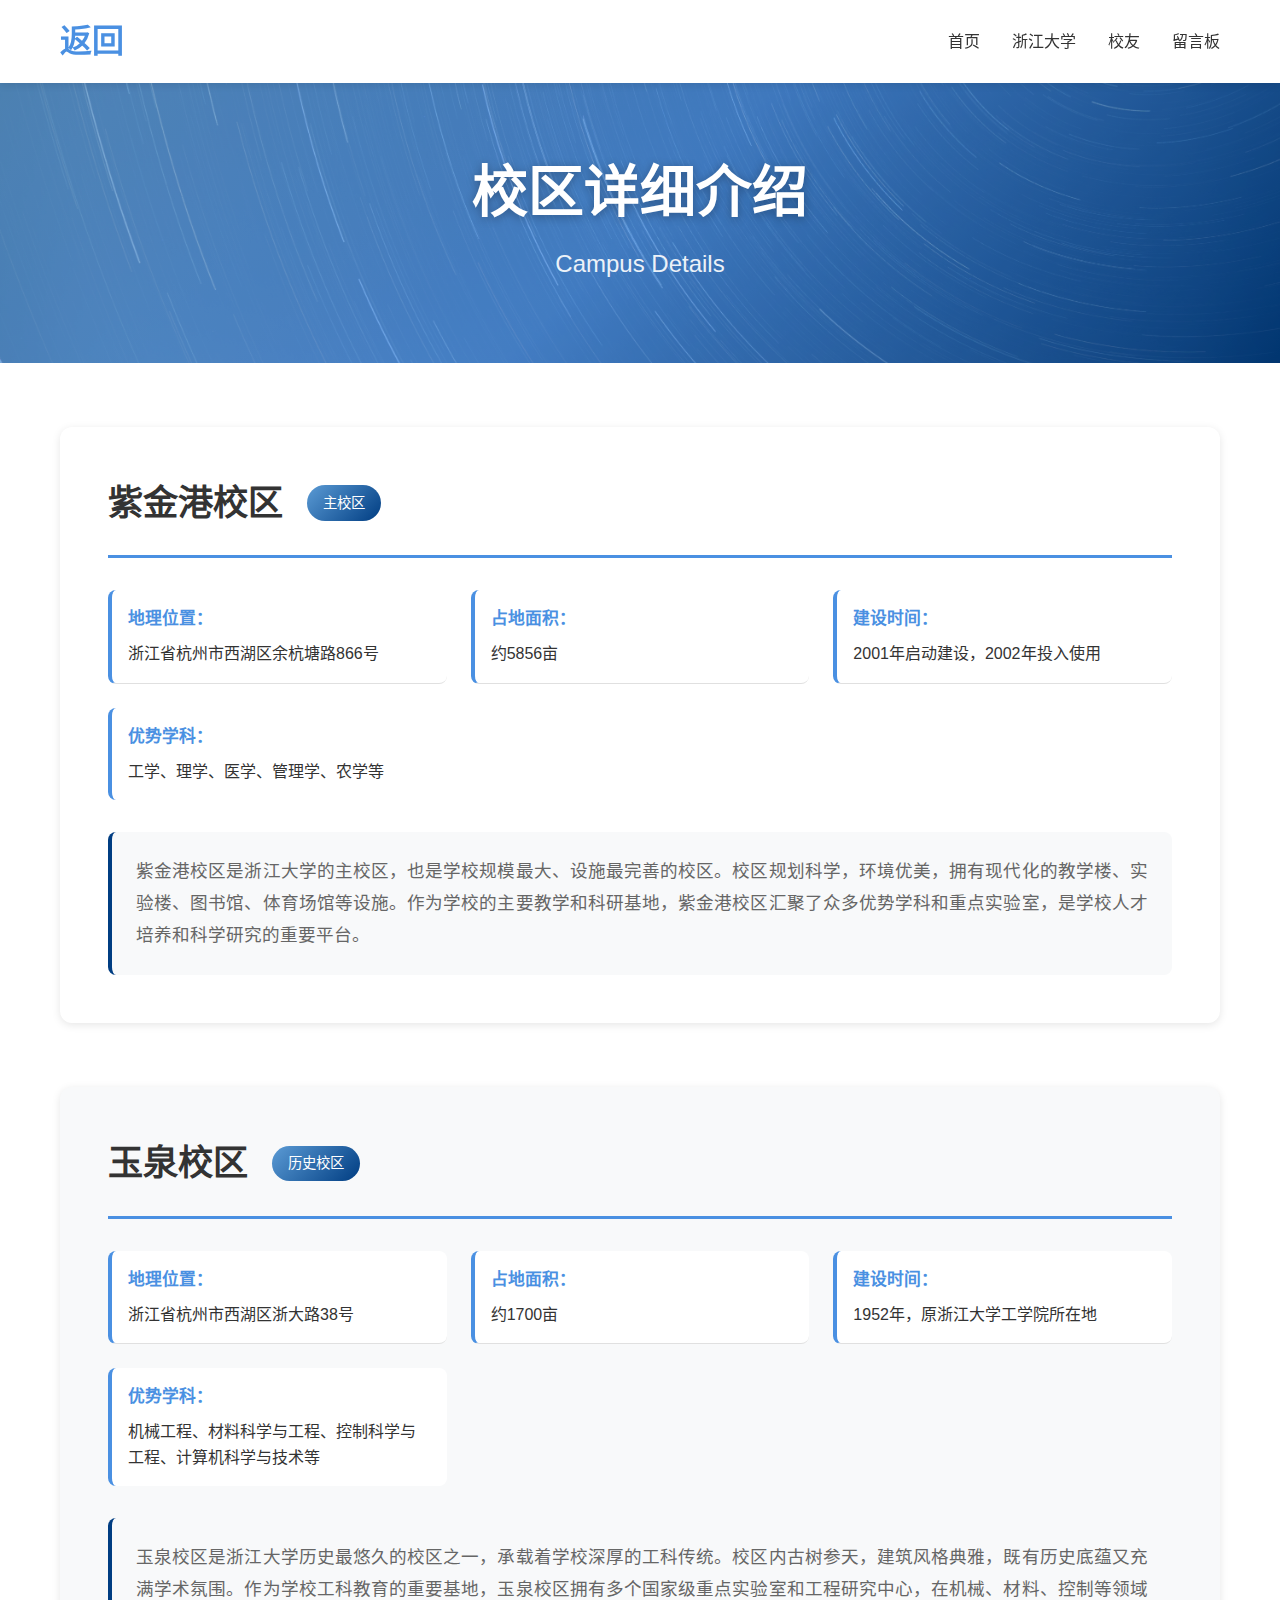
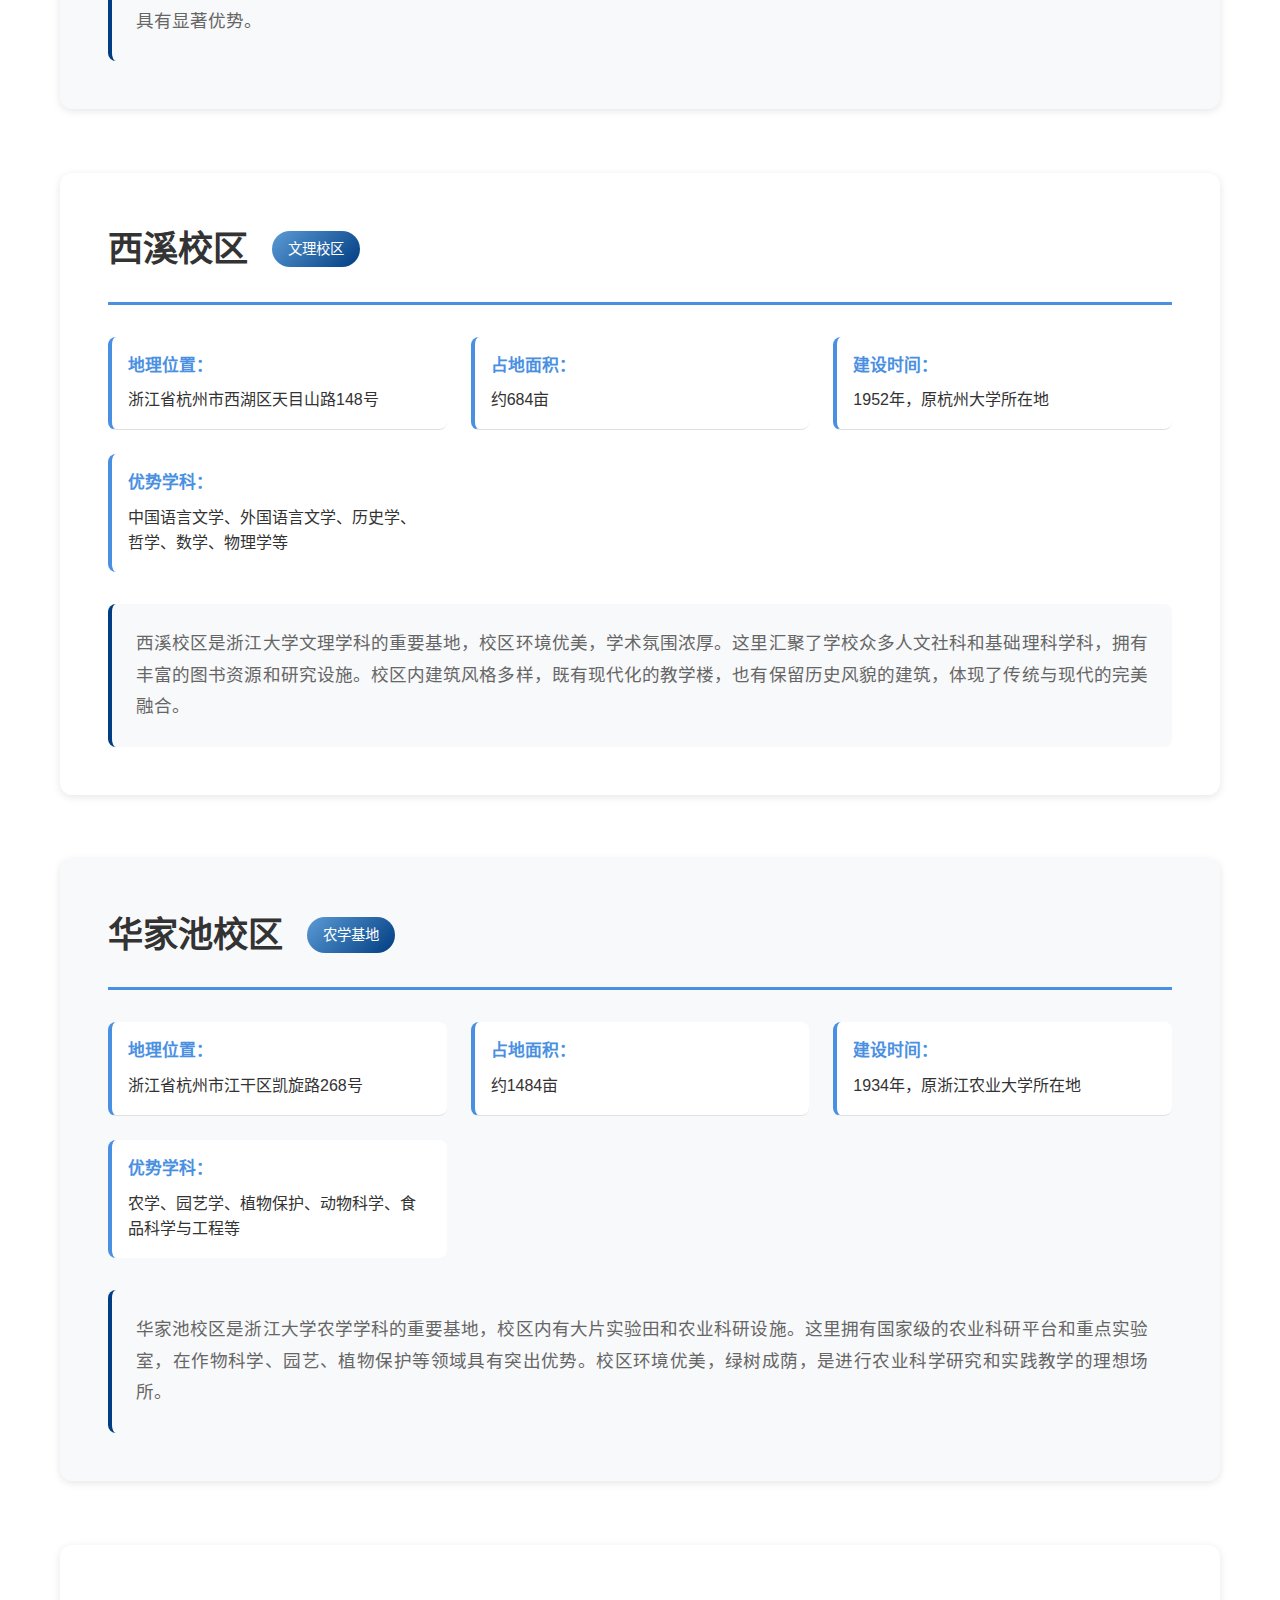
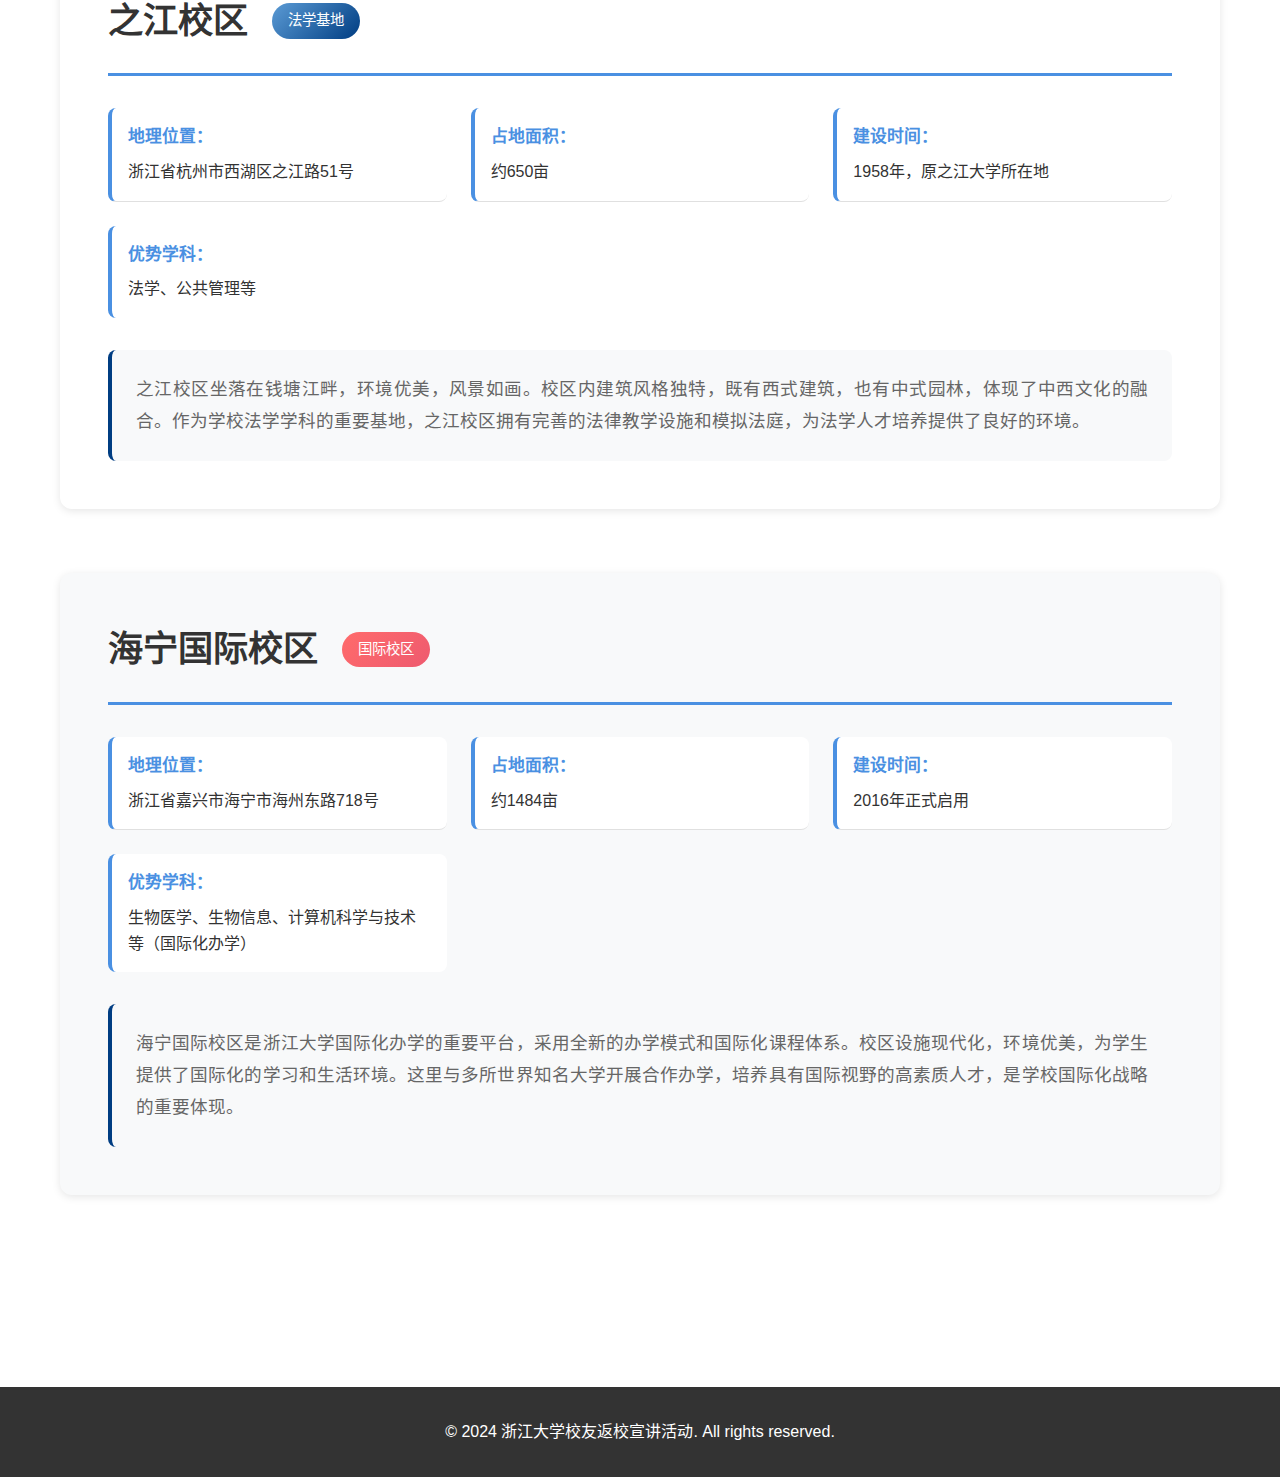
<file: campus-detail.html>
<!DOCTYPE html>
<html lang="zh-CN">
<head>
    <meta charset="UTF-8">
    <meta name="viewport" content="width=device-width, initial-scale=1.0">
    <title>校区详细介绍 - 浙江大学</title>
    <link rel="stylesheet" href="css/style.css">
    <link rel="stylesheet" href="css/detail.css">
</head>
<body>
    <!-- 导航栏 -->
    <nav class="navbar">
        <div class="container">
            <div class="nav-brand">
                <a href="zju.html" style="text-decoration: none; color: var(--primary-color);">
                    <h1>返回</h1>
                </a>
            </div>
            <ul class="nav-menu">
                <li><a href="index.html">首页</a></li>
                <li><a href="zju.html">浙江大学</a></li>
                <li><a href="alumni.html">校友</a></li>
                <li><a href="index.html#message">留言板</a></li>
            </ul>
        </div>
    </nav>

    <!-- 页面头部 -->
    <header class="detail-header">
        <div class="detail-header-bg"></div>
        <div class="container">
            <div class="detail-header-content">
                <div class="detail-title">
                    <h1>校区详细介绍</h1>
                    <p class="detail-subtitle">Campus Details</p>
                </div>
            </div>
        </div>
    </header>

    <!-- 主要内容 -->
    <main class="detail-main">
        <div class="container">
            <!-- 紫金港校区 -->
            <section class="campus-section">
                <div class="campus-header">
                    <h2>紫金港校区</h2>
                    <span class="campus-tag">主校区</span>
                </div>
                <div class="campus-info-grid">
                    <div class="info-item">
                        <strong>地理位置：</strong>浙江省杭州市西湖区余杭塘路866号
                    </div>
                    <div class="info-item">
                        <strong>占地面积：</strong>约5856亩
                    </div>
                    <div class="info-item">
                        <strong>建设时间：</strong>2001年启动建设，2002年投入使用
                    </div>
                    <div class="info-item">
                        <strong>优势学科：</strong>工学、理学、医学、管理学、农学等
                    </div>
                </div>
                <div class="campus-description">
                    <p>紫金港校区是浙江大学的主校区，也是学校规模最大、设施最完善的校区。校区规划科学，环境优美，拥有现代化的教学楼、实验楼、图书馆、体育场馆等设施。作为学校的主要教学和科研基地，紫金港校区汇聚了众多优势学科和重点实验室，是学校人才培养和科学研究的重要平台。</p>
                </div>
            </section>

            <!-- 玉泉校区 -->
            <section class="campus-section section-alt">
                <div class="campus-header">
                    <h2>玉泉校区</h2>
                    <span class="campus-tag">历史校区</span>
                </div>
                <div class="campus-info-grid">
                    <div class="info-item">
                        <strong>地理位置：</strong>浙江省杭州市西湖区浙大路38号
                    </div>
                    <div class="info-item">
                        <strong>占地面积：</strong>约1700亩
                    </div>
                    <div class="info-item">
                        <strong>建设时间：</strong>1952年，原浙江大学工学院所在地
                    </div>
                    <div class="info-item">
                        <strong>优势学科：</strong>机械工程、材料科学与工程、控制科学与工程、计算机科学与技术等
                    </div>
                </div>
                <div class="campus-description">
                    <p>玉泉校区是浙江大学历史最悠久的校区之一，承载着学校深厚的工科传统。校区内古树参天，建筑风格典雅，既有历史底蕴又充满学术氛围。作为学校工科教育的重要基地，玉泉校区拥有多个国家级重点实验室和工程研究中心，在机械、材料、控制等领域具有显著优势。</p>
                </div>
            </section>

            <!-- 西溪校区 -->
            <section class="campus-section">
                <div class="campus-header">
                    <h2>西溪校区</h2>
                    <span class="campus-tag">文理校区</span>
                </div>
                <div class="campus-info-grid">
                    <div class="info-item">
                        <strong>地理位置：</strong>浙江省杭州市西湖区天目山路148号
                    </div>
                    <div class="info-item">
                        <strong>占地面积：</strong>约684亩
                    </div>
                    <div class="info-item">
                        <strong>建设时间：</strong>1952年，原杭州大学所在地
                    </div>
                    <div class="info-item">
                        <strong>优势学科：</strong>中国语言文学、外国语言文学、历史学、哲学、数学、物理学等
                    </div>
                </div>
                <div class="campus-description">
                    <p>西溪校区是浙江大学文理学科的重要基地，校区环境优美，学术氛围浓厚。这里汇聚了学校众多人文社科和基础理科学科，拥有丰富的图书资源和研究设施。校区内建筑风格多样，既有现代化的教学楼，也有保留历史风貌的建筑，体现了传统与现代的完美融合。</p>
                </div>
            </section>

            <!-- 华家池校区 -->
            <section class="campus-section section-alt">
                <div class="campus-header">
                    <h2>华家池校区</h2>
                    <span class="campus-tag">农学基地</span>
                </div>
                <div class="campus-info-grid">
                    <div class="info-item">
                        <strong>地理位置：</strong>浙江省杭州市江干区凯旋路268号
                    </div>
                    <div class="info-item">
                        <strong>占地面积：</strong>约1484亩
                    </div>
                    <div class="info-item">
                        <strong>建设时间：</strong>1934年，原浙江农业大学所在地
                    </div>
                    <div class="info-item">
                        <strong>优势学科：</strong>农学、园艺学、植物保护、动物科学、食品科学与工程等
                    </div>
                </div>
                <div class="campus-description">
                    <p>华家池校区是浙江大学农学学科的重要基地，校区内有大片实验田和农业科研设施。这里拥有国家级的农业科研平台和重点实验室，在作物科学、园艺、植物保护等领域具有突出优势。校区环境优美，绿树成荫，是进行农业科学研究和实践教学的理想场所。</p>
                </div>
            </section>

            <!-- 之江校区 -->
            <section class="campus-section">
                <div class="campus-header">
                    <h2>之江校区</h2>
                    <span class="campus-tag">法学基地</span>
                </div>
                <div class="campus-info-grid">
                    <div class="info-item">
                        <strong>地理位置：</strong>浙江省杭州市西湖区之江路51号
                    </div>
                    <div class="info-item">
                        <strong>占地面积：</strong>约650亩
                    </div>
                    <div class="info-item">
                        <strong>建设时间：</strong>1958年，原之江大学所在地
                    </div>
                    <div class="info-item">
                        <strong>优势学科：</strong>法学、公共管理等
                    </div>
                </div>
                <div class="campus-description">
                    <p>之江校区坐落在钱塘江畔，环境优美，风景如画。校区内建筑风格独特，既有西式建筑，也有中式园林，体现了中西文化的融合。作为学校法学学科的重要基地，之江校区拥有完善的法律教学设施和模拟法庭，为法学人才培养提供了良好的环境。</p>
                </div>
            </section>

            <!-- 海宁国际校区 -->
            <section class="campus-section section-alt">
                <div class="campus-header">
                    <h2>海宁国际校区</h2>
                    <span class="campus-tag campus-tag-special">国际校区</span>
                </div>
                <div class="campus-info-grid">
                    <div class="info-item">
                        <strong>地理位置：</strong>浙江省嘉兴市海宁市海州东路718号
                    </div>
                    <div class="info-item">
                        <strong>占地面积：</strong>约1484亩
                    </div>
                    <div class="info-item">
                        <strong>建设时间：</strong>2016年正式启用
                    </div>
                    <div class="info-item">
                        <strong>优势学科：</strong>生物医学、生物信息、计算机科学与技术等（国际化办学）
                    </div>
                </div>
                <div class="campus-description">
                    <p>海宁国际校区是浙江大学国际化办学的重要平台，采用全新的办学模式和国际化课程体系。校区设施现代化，环境优美，为学生提供了国际化的学习和生活环境。这里与多所世界知名大学开展合作办学，培养具有国际视野的高素质人才，是学校国际化战略的重要体现。</p>
                </div>
            </section>
        </div>
    </main>

    <!-- 页脚 -->
    <footer class="footer">
        <div class="container">
            <p>&copy; 2024 浙江大学校友返校宣讲活动. All rights reserved.</p>
        </div>
    </footer>

    <script src="js/main.js"></script>
</body>
</html>
</file>
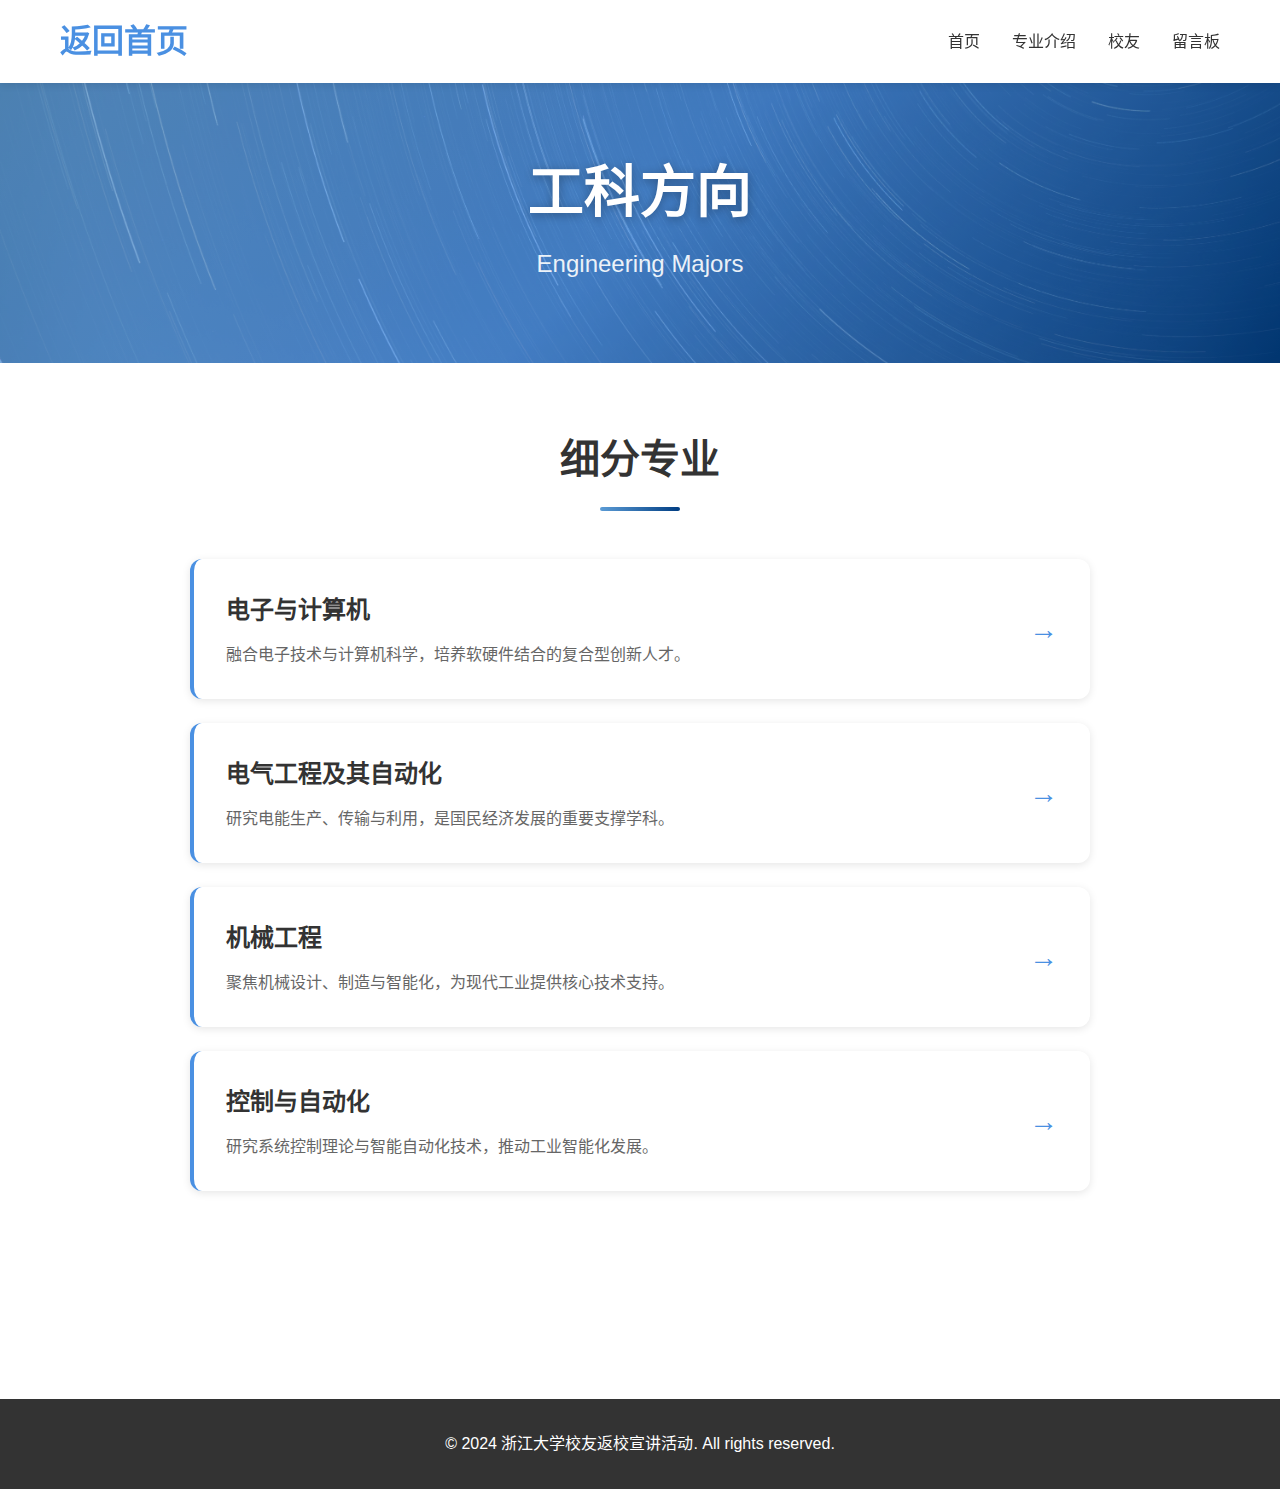
<file: engineering.html>
<!DOCTYPE html>
<html lang="zh-CN">
<head>
    <meta charset="UTF-8">
    <meta name="viewport" content="width=device-width, initial-scale=1.0">
    <title>工科方向 - 专业介绍</title>
    <link rel="stylesheet" href="css/style.css">
    <link rel="stylesheet" href="css/detail.css">
</head>
<body>
    <!-- 导航栏 -->
    <nav class="navbar">
        <div class="container">
            <div class="nav-brand">
                <a href="index.html" style="text-decoration: none; color: var(--primary-color);">
                    <h1>返回首页</h1>
                </a>
            </div>
            <ul class="nav-menu">
                <li><a href="index.html">首页</a></li>
                <li><a href="index.html#major-intro">专业介绍</a></li>
                <li><a href="alumni.html">校友</a></li>
                <li><a href="index.html#message">留言板</a></li>
            </ul>
        </div>
    </nav>

    <!-- 页面头部 -->
    <header class="detail-header">
        <div class="detail-header-bg"></div>
        <div class="container">
            <div class="detail-header-content">
                <div class="detail-title">
                    <h1>工科方向</h1>
                    <p class="detail-subtitle">Engineering Majors</p>
                </div>
            </div>
        </div>
    </header>

    <!-- 主要内容 -->
    <main class="detail-main">
        <div class="container">
            <section class="detail-section">
                <div class="section-title">
                    <h2>细分专业</h2>
                    <div class="title-divider"></div>
                </div>
                <div class="major-list">
                    <a href="https://mp.weixin.qq.com/s/QWL3vTsI29UUUCvmOoUxRw" target="_blank" class="major-item">
                        <div class="major-content">
                            <h3>电子与计算机</h3>
                            <p>融合电子技术与计算机科学，培养软硬件结合的复合型创新人才。</p>
                        </div>
                        <div class="major-arrow">→</div>
                    </a>
                    <a href="https://mp.weixin.qq.com/s/zcNwt4mBP7Vus0f03puhhw" target="_blank" class="major-item">
                        <div class="major-content">
                            <h3>电气工程及其自动化</h3>
                            <p>研究电能生产、传输与利用，是国民经济发展的重要支撑学科。</p>
                        </div>
                        <div class="major-arrow">→</div>
                    </a>
                    <a href="https://mp.weixin.qq.com/s/h18PfrrtDbEZk8g5Smn7zA" target="_blank" class="major-item">
                        <div class="major-content">
                            <h3>机械工程</h3>
                            <p>聚焦机械设计、制造与智能化，为现代工业提供核心技术支持。</p>
                        </div>
                        <div class="major-arrow">→</div>
                    </a>
                    <!-- 控制与自动化 -->
                    <a href="https://mp.weixin.qq.com/s/pxBsxg-dxY0gMDT9lY9oUA" target="_blank" class="major-item">
                        <div class="major-content">
                            <h3>控制与自动化</h3>
                            <p>研究系统控制理论与智能自动化技术，推动工业智能化发展。</p>
                        </div>
                        <div class="major-arrow">→</div>
                    </a>
                </div>
            </section>
        </div>
    </main>

    <!-- 页脚 -->
    <footer class="footer">
        <div class="container">
            <p>&copy; 2024 浙江大学校友返校宣讲活动. All rights reserved.</p>
        </div>
    </footer>

    <script src="js/main.js"></script>
</body>
</html>
</file>
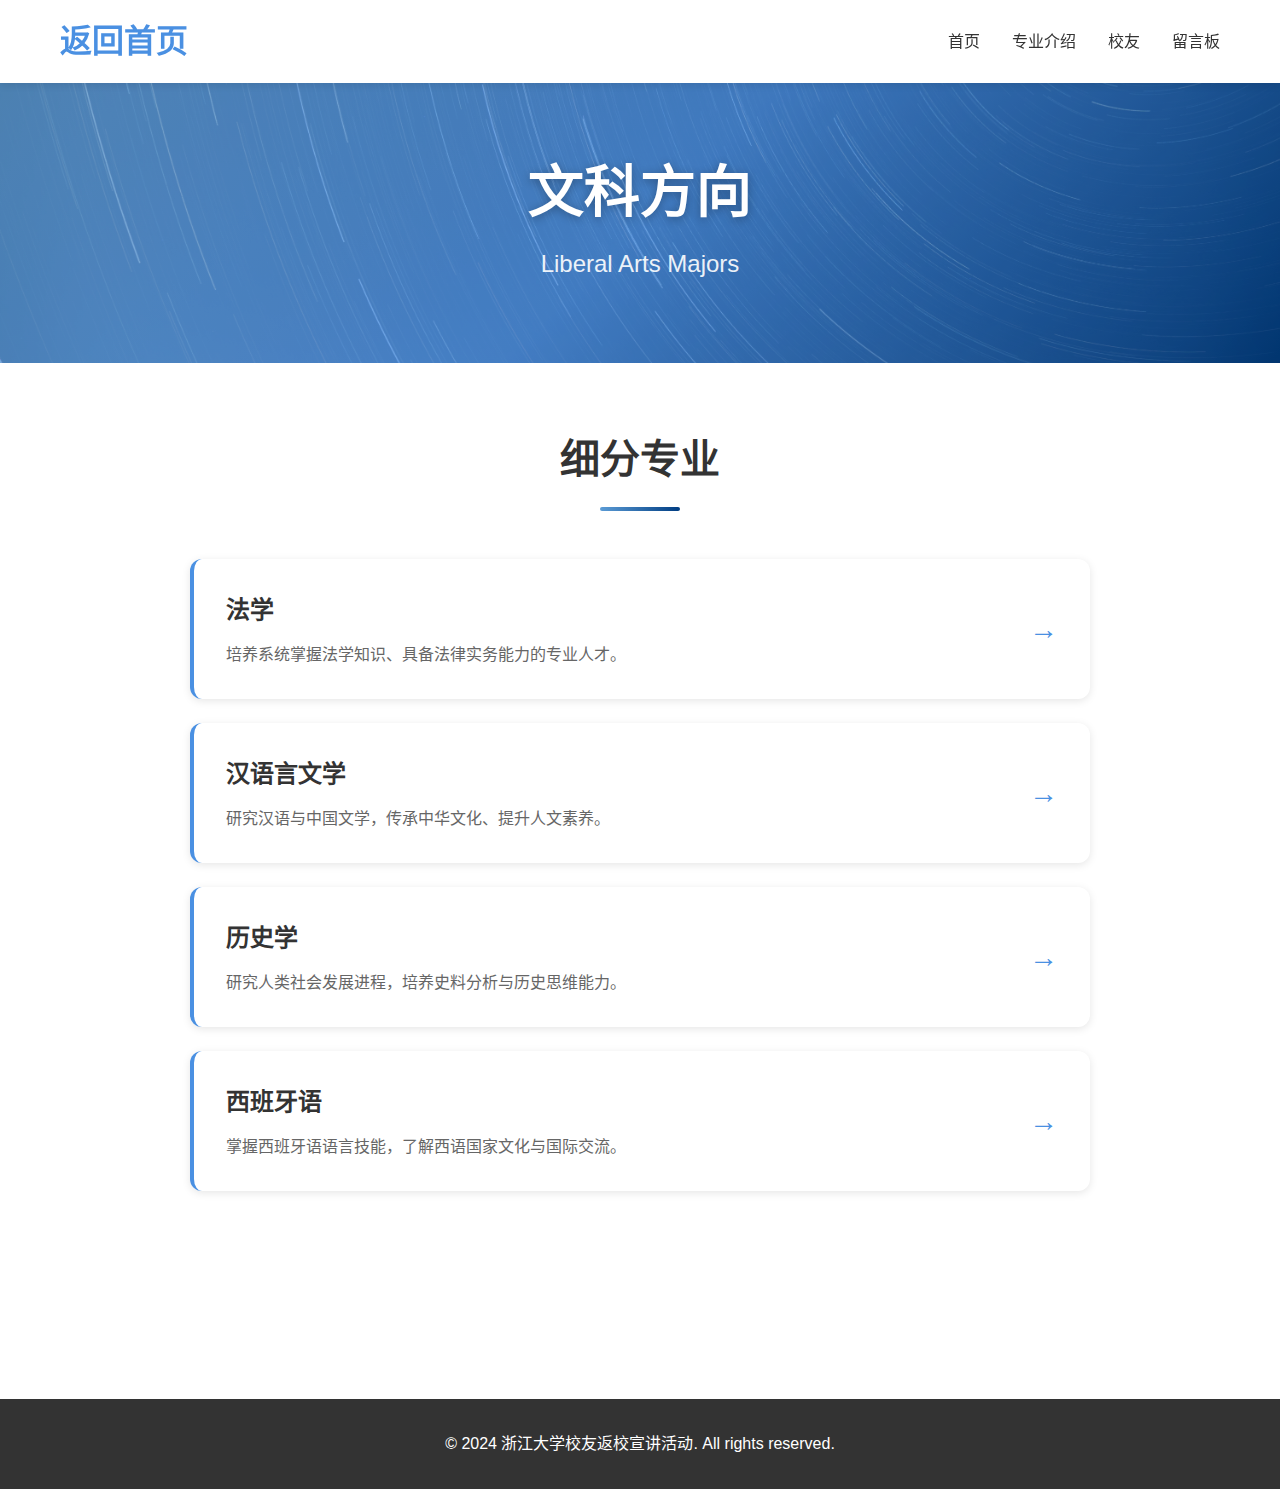
<file: liberal-arts.html>
<!DOCTYPE html>
<html lang="zh-CN">
<head>
    <meta charset="UTF-8">
    <meta name="viewport" content="width=device-width, initial-scale=1.0">
    <title>文科方向 - 专业介绍</title>
    <link rel="stylesheet" href="css/style.css">
    <link rel="stylesheet" href="css/detail.css">
</head>
<body>
    <!-- 导航栏 -->
    <nav class="navbar">
        <div class="container">
            <div class="nav-brand">
                <a href="index.html" style="text-decoration: none; color: var(--primary-color);">
                    <h1>返回首页</h1>
                </a>
            </div>
            <ul class="nav-menu">
                <li><a href="index.html">首页</a></li>
                <li><a href="index.html#major-intro">专业介绍</a></li>
                <li><a href="alumni.html">校友</a></li>
                <li><a href="index.html#message">留言板</a></li>
            </ul>
        </div>
    </nav>

    <!-- 页面头部 -->
    <header class="detail-header">
        <div class="detail-header-bg"></div>
        <div class="container">
            <div class="detail-header-content">
                <div class="detail-title">
                    <h1>文科方向</h1>
                    <p class="detail-subtitle">Liberal Arts Majors</p>
                </div>
            </div>
        </div>
    </header>

    <!-- 主要内容 -->
    <main class="detail-main">
        <div class="container">
            <section class="detail-section">
                <div class="section-title">
                    <h2>细分专业</h2>
                    <div class="title-divider"></div>
                </div>
                <div class="major-list">
                    <a href="https://mp.weixin.qq.com/s/mmfZfyBsLOIyQCeBvJ2PhQ" target="_blank" class="major-item">
                        <div class="major-content">
                            <h3>法学</h3>
                            <p>培养系统掌握法学知识、具备法律实务能力的专业人才。</p>
                        </div>
                        <div class="major-arrow">→</div>
                    </a>
                    <a href="https://mp.weixin.qq.com/s/ImbTW-Gc4DINMZGCfSNVZA" target="_blank" class="major-item">
                        <div class="major-content">
                            <h3>汉语言文学</h3>
                            <p>研究汉语与中国文学，传承中华文化、提升人文素养。</p>
                        </div>
                        <div class="major-arrow">→</div>
                    </a>
                    <!-- 历史学 -->
                    <a href="https://mp.weixin.qq.com/s/Dg3NFZxWoj_KDqMcfrAvKw" target="_blank" class="major-item">
                        <div class="major-content">
                            <h3>历史学</h3>
                            <p>研究人类社会发展进程，培养史料分析与历史思维能力。</p>
                        </div>
                        <div class="major-arrow">→</div>
                    </a>
                    <!-- 西班牙语 -->
                    <a href="https://mp.weixin.qq.com/s/aB6azI78FE_otrhnNBwh0A" target="_blank" class="major-item">
                        <div class="major-content">
                            <h3>西班牙语</h3>
                            <p>掌握西班牙语语言技能，了解西语国家文化与国际交流。</p>
                        </div>
                        <div class="major-arrow">→</div>
                    </a>
                </div>
            </section>
        </div>
    </main>

    <!-- 页脚 -->
    <footer class="footer">
        <div class="container">
            <p>&copy; 2024 浙江大学校友返校宣讲活动. All rights reserved.</p>
        </div>
    </footer>

    <script src="js/main.js"></script>
</body>
</html>
</file>
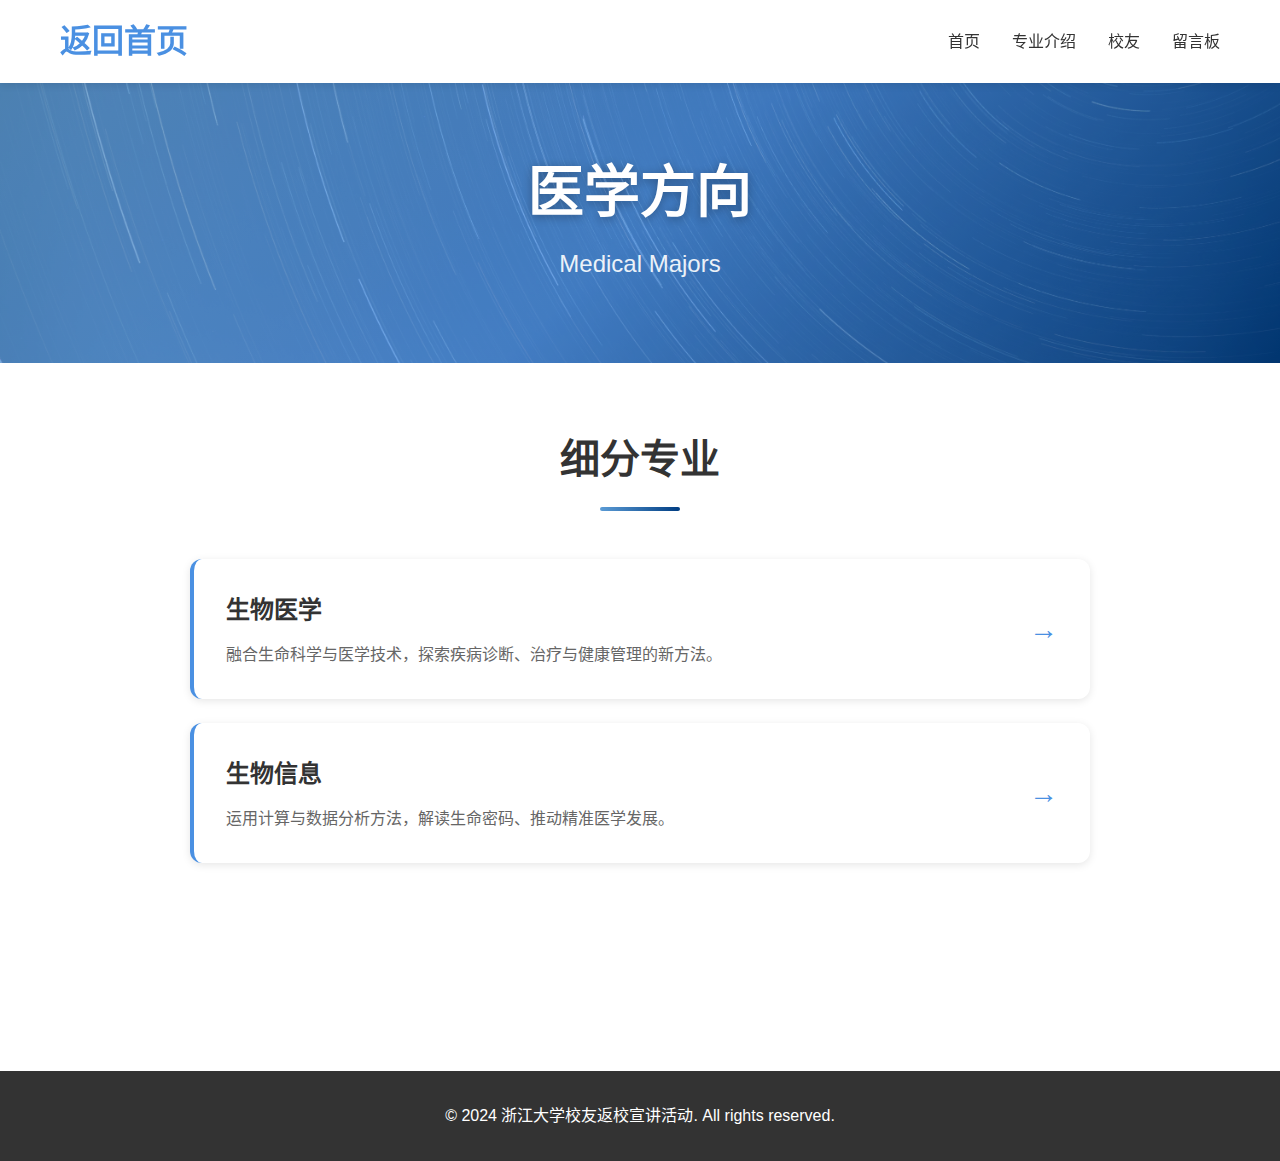
<file: medical.html>
<!DOCTYPE html>
<html lang="zh-CN">
<head>
    <meta charset="UTF-8">
    <meta name="viewport" content="width=device-width, initial-scale=1.0">
    <title>医学方向 - 专业介绍</title>
    <link rel="stylesheet" href="css/style.css">
    <link rel="stylesheet" href="css/detail.css">
</head>
<body>
    <!-- 导航栏 -->
    <nav class="navbar">
        <div class="container">
            <div class="nav-brand">
                <a href="index.html" style="text-decoration: none; color: var(--primary-color);">
                    <h1>返回首页</h1>
                </a>
            </div>
            <ul class="nav-menu">
                <li><a href="index.html">首页</a></li>
                <li><a href="index.html#major-intro">专业介绍</a></li>
                <li><a href="alumni.html">校友</a></li>
                <li><a href="index.html#message">留言板</a></li>
            </ul>
        </div>
    </nav>

    <!-- 页面头部 -->
    <header class="detail-header">
        <div class="detail-header-bg"></div>
        <div class="container">
            <div class="detail-header-content">
                <div class="detail-title">
                    <h1>医学方向</h1>
                    <p class="detail-subtitle">Medical Majors</p>
                </div>
            </div>
        </div>
    </header>

    <!-- 主要内容 -->
    <main class="detail-main">
        <div class="container">
            <section class="detail-section">
                <div class="section-title">
                    <h2>细分专业</h2>
                    <div class="title-divider"></div>
                </div>
                <div class="major-list">
                    <a href="https://mp.weixin.qq.com/s/8fAUpaUrF8e3kjkYm0mKFQ" target="_blank" class="major-item">
                        <div class="major-content">
                            <h3>生物医学</h3>
                            <p>融合生命科学与医学技术，探索疾病诊断、治疗与健康管理的新方法。</p>
                        </div>
                        <div class="major-arrow">→</div>
                    </a>
                    <a href="https://mp.weixin.qq.com/s/UuaK87x64Dnn_ePRy7wKug" target="_blank" class="major-item">
                        <div class="major-content">
                            <h3>生物信息</h3>
                            <p>运用计算与数据分析方法，解读生命密码、推动精准医学发展。</p>
                        </div>
                        <div class="major-arrow">→</div>
                    </a>
                </div>
            </section>
        </div>
    </main>

    <!-- 页脚 -->
    <footer class="footer">
        <div class="container">
            <p>&copy; 2024 浙江大学校友返校宣讲活动. All rights reserved.</p>
        </div>
    </footer>

    <script src="js/main.js"></script>
</body>
</html>
</file>
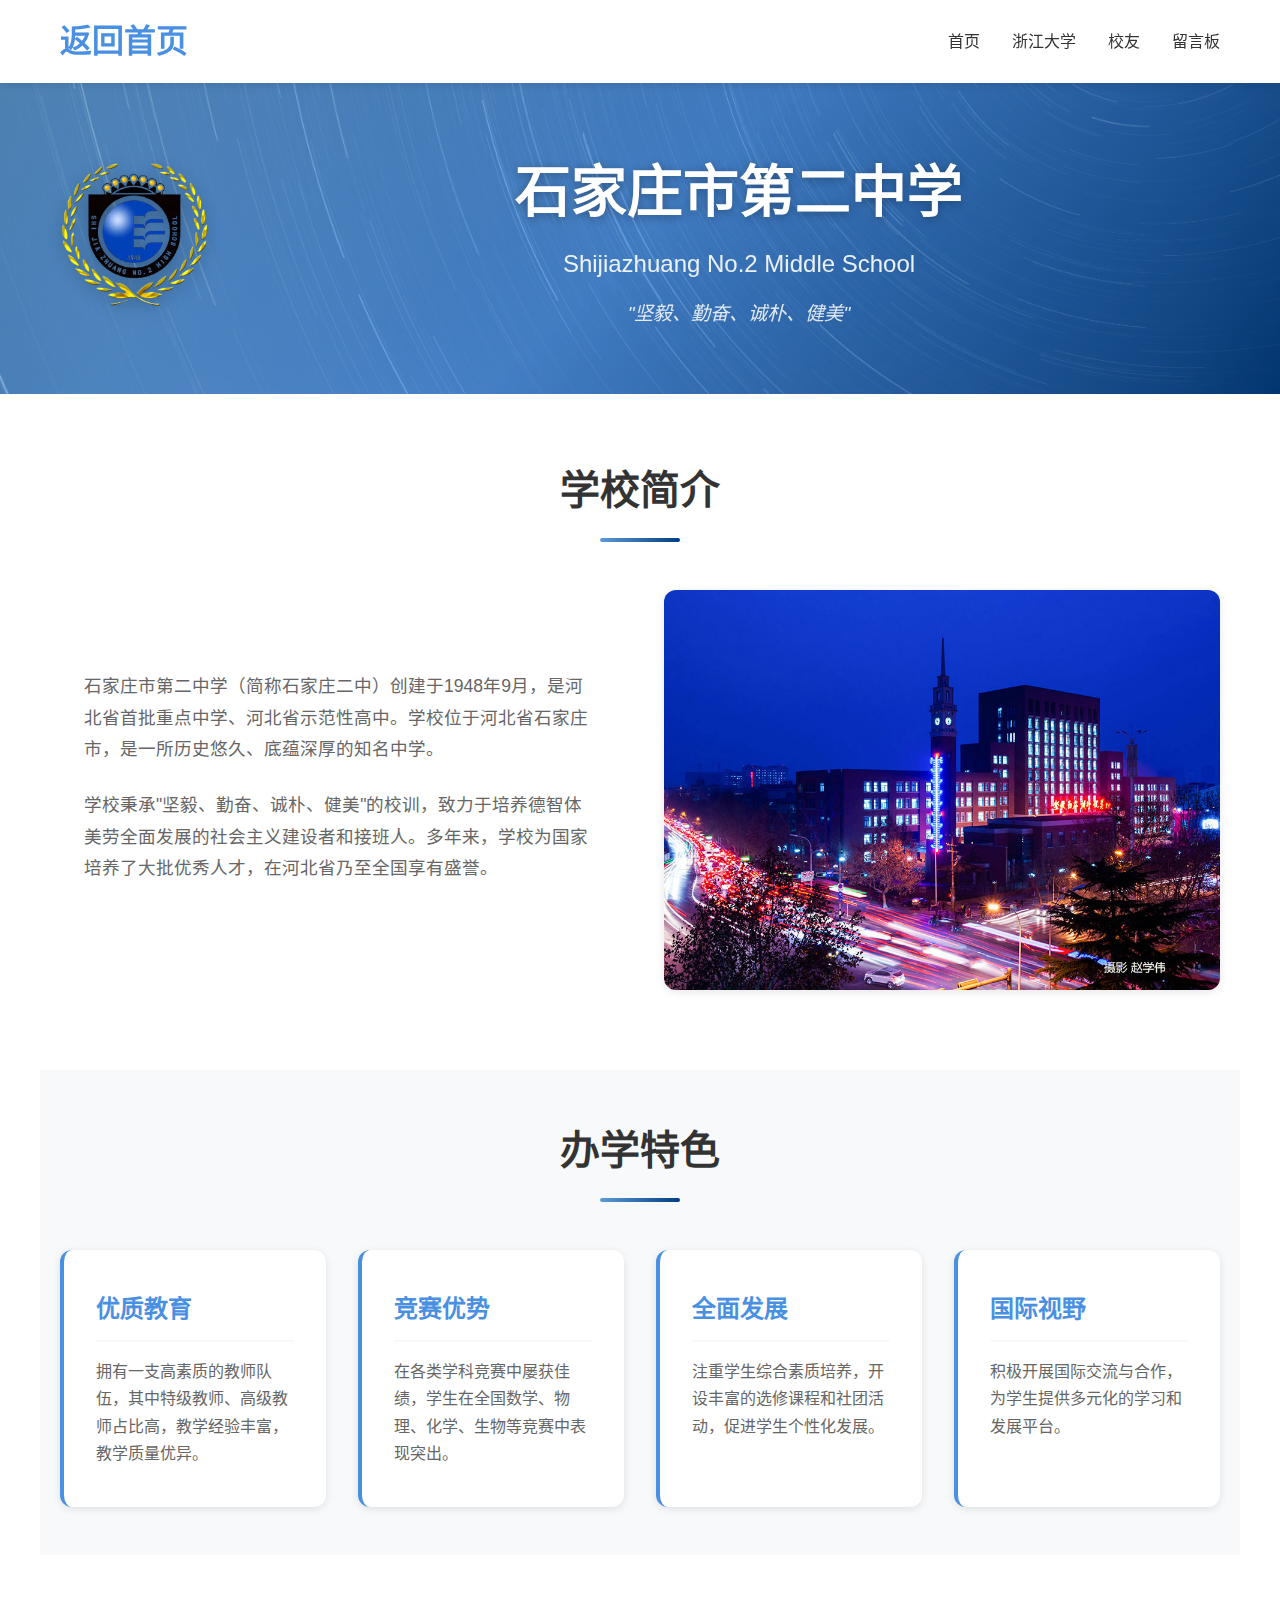
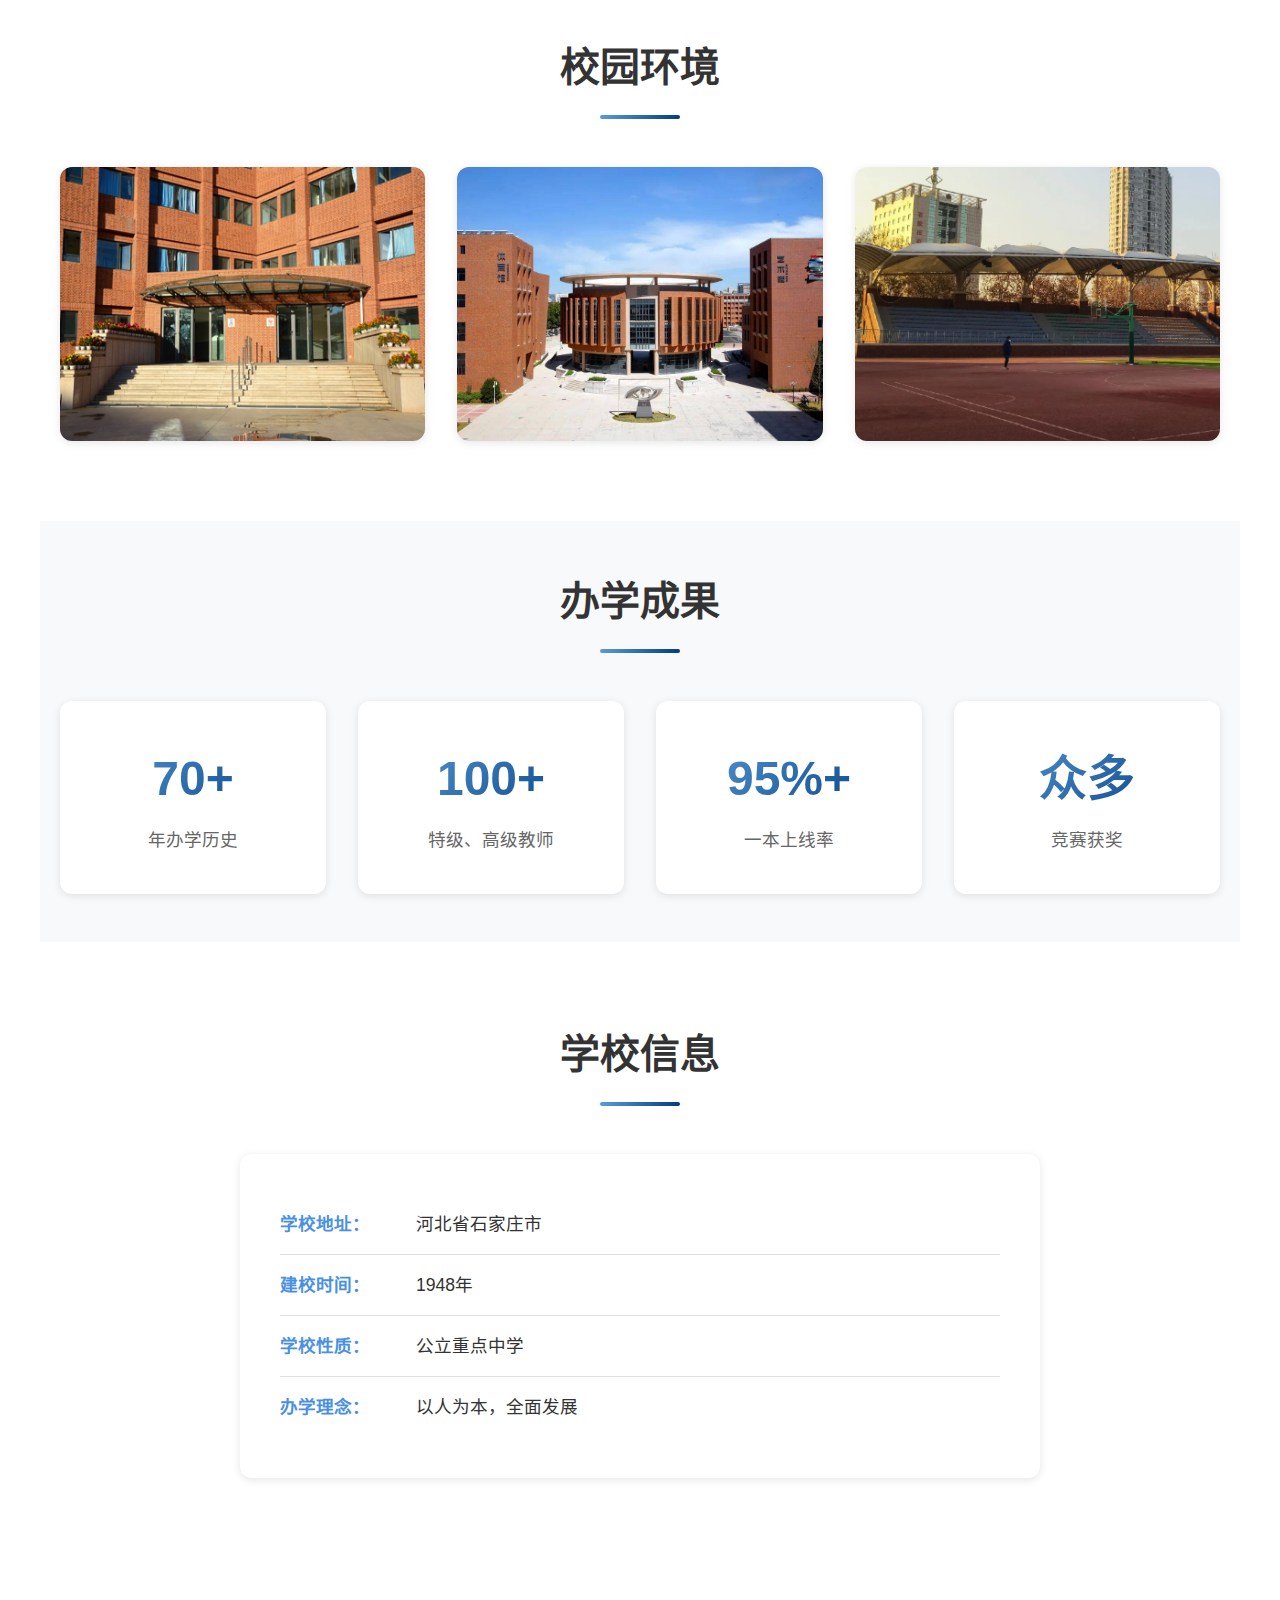
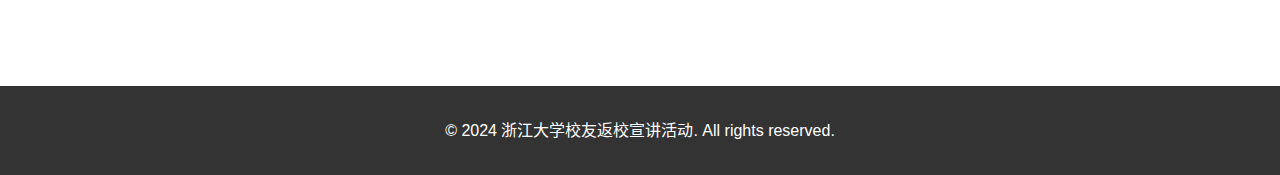
<file: school.html>
<!DOCTYPE html>
<html lang="zh-CN">
<head>
    <meta charset="UTF-8">
    <meta name="viewport" content="width=device-width, initial-scale=1.0">
    <title>石家庄二中 - 详细介绍</title>
    <link rel="stylesheet" href="css/style.css">
    <link rel="stylesheet" href="css/detail.css">
</head>
<body>
    <!-- 导航栏 -->
    <nav class="navbar">
        <div class="container">
            <div class="nav-brand">
                <a href="index.html" style="text-decoration: none; color: var(--primary-color);">
                    <h1>返回首页</h1>
                </a>
            </div>
            <ul class="nav-menu">
                <li><a href="index.html">首页</a></li>
                <li><a href="zju.html">浙江大学</a></li>
                <li><a href="alumni.html">校友</a></li>
                <li><a href="index.html#message">留言板</a></li>
            </ul>
        </div>
    </nav>

    <!-- 页面头部 -->
    <header class="detail-header">
        <div class="detail-header-bg"></div>
        <div class="container">
            <div class="detail-header-content">
                <div class="detail-logo">
                    <img src="images/13.png" alt="石家庄二中校徽" class="detail-logo-img">
                </div>
                <div class="detail-title">
                    <h1>石家庄市第二中学</h1>
                    <p class="detail-subtitle">Shijiazhuang No.2 Middle School</p>
                    <p class="detail-motto">"坚毅、勤奋、诚朴、健美"</p>
                </div>
            </div>
        </div>
    </header>

    <!-- 主要内容 -->
    <main class="detail-main">
        <div class="container">
            <!-- 学校简介 -->
            <section class="detail-section">
                <div class="section-title">
                    <h2>学校简介</h2>
                    <div class="title-divider"></div>
                </div>
                <div class="detail-content">
                    <div class="detail-text">
                        <p>石家庄市第二中学（简称石家庄二中）创建于1948年9月，是河北省首批重点中学、河北省示范性高中。学校位于河北省石家庄市，是一所历史悠久、底蕴深厚的知名中学。</p>
                        <p>学校秉承"坚毅、勤奋、诚朴、健美"的校训，致力于培养德智体美劳全面发展的社会主义建设者和接班人。多年来，学校为国家培养了大批优秀人才，在河北省乃至全国享有盛誉。</p>
                    </div>
                    <div class="detail-image">
                        <img src="images/15.jpg" alt="石家庄二中校园" class="detail-img">
                    </div>
                </div>
            </section>

            <!-- 办学特色 -->
            <section class="detail-section section-alt">
                <div class="section-title">
                    <h2>办学特色</h2>
                    <div class="title-divider"></div>
                </div>
                <div class="features-grid">
                    <div class="feature-card">
                        <h3>优质教育</h3>
                        <p>拥有一支高素质的教师队伍，其中特级教师、高级教师占比高，教学经验丰富，教学质量优异。</p>
                    </div>
                    <div class="feature-card">
                        <h3>竞赛优势</h3>
                        <p>在各类学科竞赛中屡获佳绩，学生在全国数学、物理、化学、生物等竞赛中表现突出。</p>
                    </div>
                    <div class="feature-card">
                        <h3>全面发展</h3>
                        <p>注重学生综合素质培养，开设丰富的选修课程和社团活动，促进学生个性化发展。</p>
                    </div>
                    <div class="feature-card">
                        <h3>国际视野</h3>
                        <p>积极开展国际交流与合作，为学生提供多元化的学习和发展平台。</p>
                    </div>
                </div>
            </section>

            <!-- 校园环境 -->
            <section class="detail-section">
                <div class="section-title">
                    <h2>校园环境</h2>
                    <div class="title-divider"></div>
                </div>
                <div class="gallery-grid">
                    <div class="gallery-item">
                        <img src="images/16.jpg" alt="校园建筑" class="gallery-img">
                        <div class="gallery-overlay">
                            <p>现代化教学楼</p>
                        </div>
                    </div>
                    <div class="gallery-item">
                        <img src="images/17.jpg" alt="图书馆" class="gallery-img">
                        <div class="gallery-overlay">
                            <p>图书馆</p>
                        </div>
                    </div>
                    <div class="gallery-item">
                        <img src="images/18.jpg" alt="运动场" class="gallery-img">
                        <div class="gallery-overlay">
                            <p>运动场</p>
                        </div>
                    </div>
                </div>
            </section>

            <!-- 办学成果 -->
            <section class="detail-section section-alt">
                <div class="section-title">
                    <h2>办学成果</h2>
                    <div class="title-divider"></div>
                </div>
                <div class="achievements">
                    <div class="achievement-item">
                        <div class="achievement-number">70+</div>
                        <div class="achievement-label">年办学历史</div>
                    </div>
                    <div class="achievement-item">
                        <div class="achievement-number">100+</div>
                        <div class="achievement-label">特级、高级教师</div>
                    </div>
                    <div class="achievement-item">
                        <div class="achievement-number">95%+</div>
                        <div class="achievement-label">一本上线率</div>
                    </div>
                    <div class="achievement-item">
                        <div class="achievement-number">众多</div>
                        <div class="achievement-label">竞赛获奖</div>
                    </div>
                </div>
            </section>

            <!-- 联系方式 -->
            <section class="detail-section">
                <div class="section-title">
                    <h2>学校信息</h2>
                    <div class="title-divider"></div>
                </div>
                <div class="info-box">
                    <div class="info-item">
                        <strong>学校地址：</strong>河北省石家庄市
                    </div>
                    <div class="info-item">
                        <strong>建校时间：</strong>1948年
                    </div>
                    <div class="info-item">
                        <strong>学校性质：</strong>公立重点中学
                    </div>
                    <div class="info-item">
                        <strong>办学理念：</strong>以人为本，全面发展
                    </div>
                </div>
            </section>
        </div>
    </main>

    <!-- 页脚 -->
    <footer class="footer">
        <div class="container">
            <p>&copy; 2024 浙江大学校友返校宣讲活动. All rights reserved.</p>
        </div>
    </footer>

    <script src="js/main.js"></script>
</body>
</html>
</file>
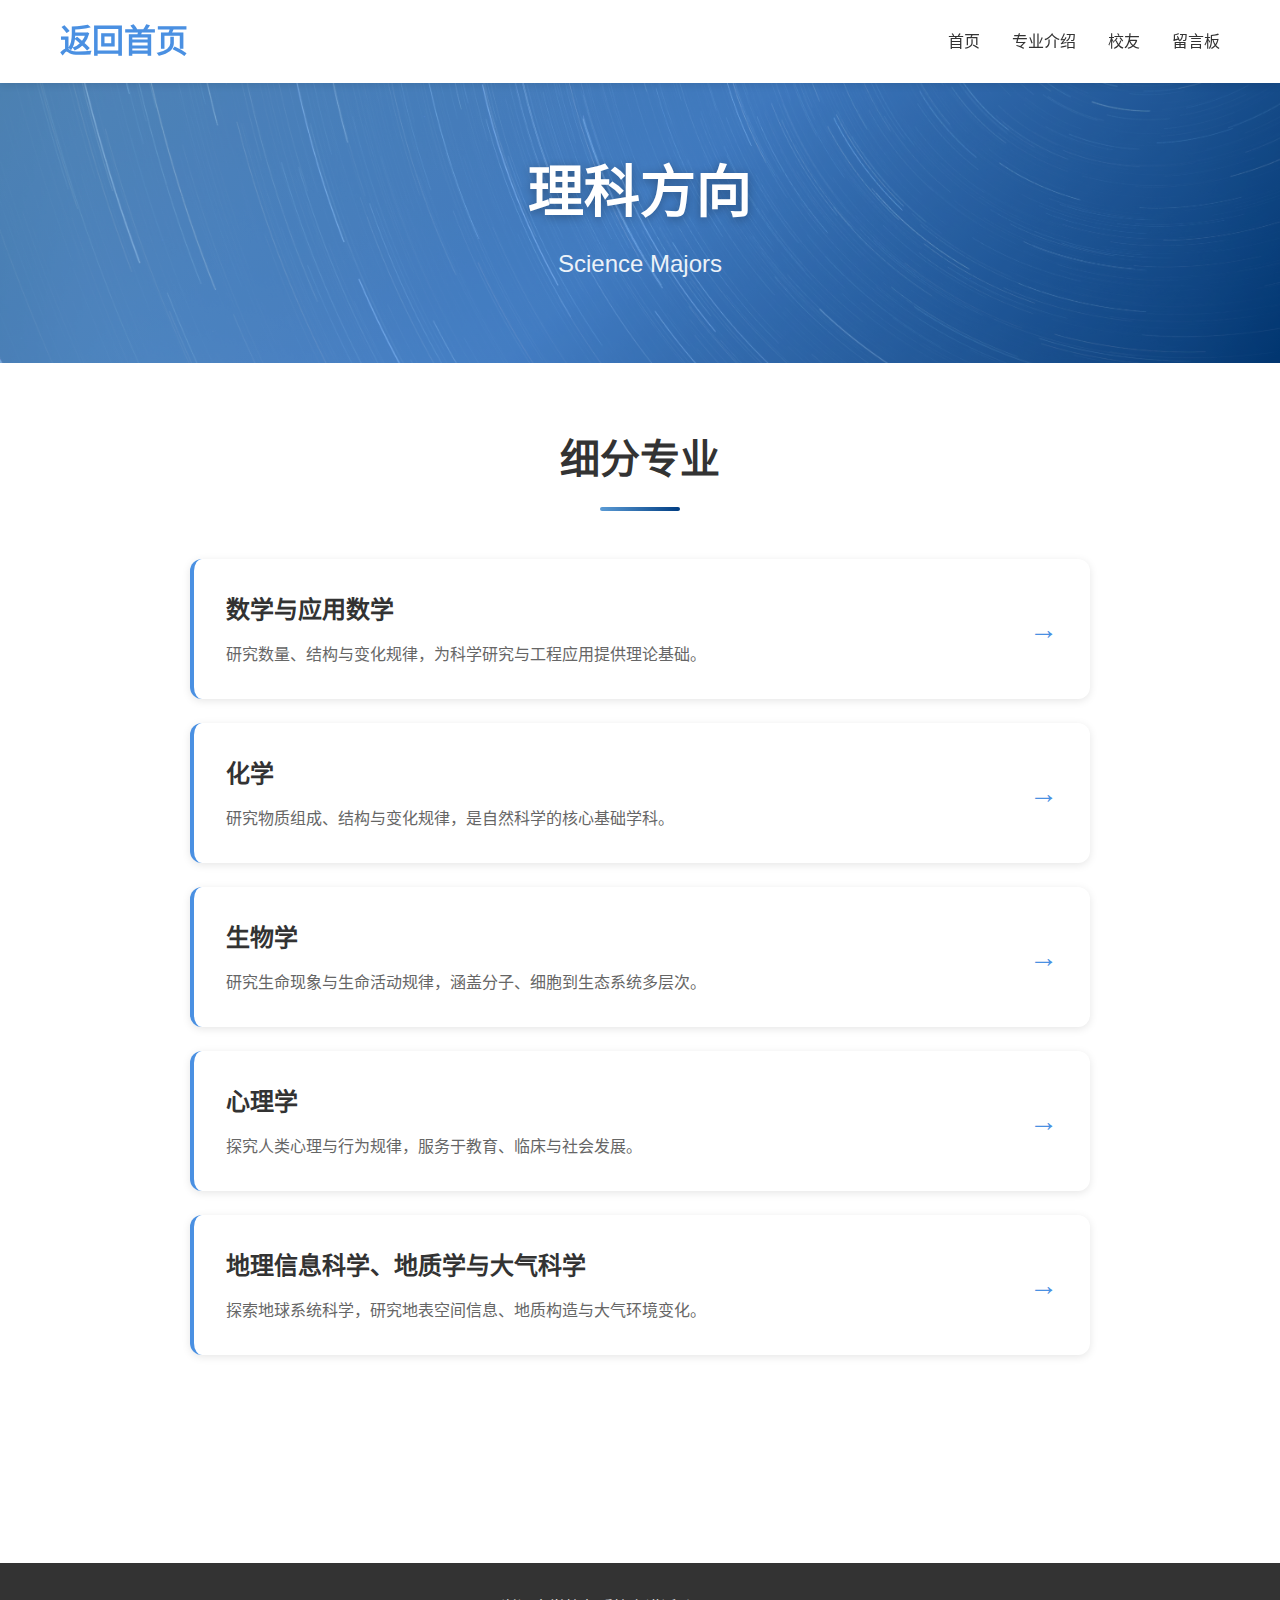
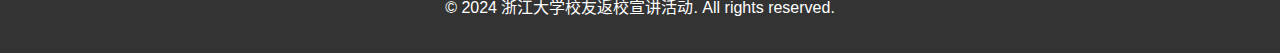
<file: science.html>
<!DOCTYPE html>
<html lang="zh-CN">
<head>
    <meta charset="UTF-8">
    <meta name="viewport" content="width=device-width, initial-scale=1.0">
    <title>理科方向 - 专业介绍</title>
    <link rel="stylesheet" href="css/style.css">
    <link rel="stylesheet" href="css/detail.css">
</head>
<body>
    <!-- 导航栏 -->
    <nav class="navbar">
        <div class="container">
            <div class="nav-brand">
                <a href="index.html" style="text-decoration: none; color: var(--primary-color);">
                    <h1>返回首页</h1>
                </a>
            </div>
            <ul class="nav-menu">
                <li><a href="index.html">首页</a></li>
                <li><a href="index.html#major-intro">专业介绍</a></li>
                <li><a href="alumni.html">校友</a></li>
                <li><a href="index.html#message">留言板</a></li>
            </ul>
        </div>
    </nav>

    <!-- 页面头部 -->
    <header class="detail-header">
        <div class="detail-header-bg"></div>
        <div class="container">
            <div class="detail-header-content">
                <div class="detail-title">
                    <h1>理科方向</h1>
                    <p class="detail-subtitle">Science Majors</p>
                </div>
            </div>
        </div>
    </header>

    <!-- 主要内容 -->
    <main class="detail-main">
        <div class="container">
            <section class="detail-section">
                <div class="section-title">
                    <h2>细分专业</h2>
                    <div class="title-divider"></div>
                </div>
                <div class="major-list">
                    <!-- 数学/应用数学 -->
                    <a href="https://mp.weixin.qq.com/s/WzUNfSnEFjar1SJo_vIWzQ" target="_blank" class="major-item">
                        <div class="major-content">
                            <h3>数学与应用数学</h3>
                            <p>研究数量、结构与变化规律，为科学研究与工程应用提供理论基础。</p>
                        </div>
                        <div class="major-arrow">→</div>
                    </a>
                    <!-- 化学 -->
                    <a href="https://mp.weixin.qq.com/s/8Qjhe9PtqIyXEiY-_L0D9Q" target="_blank" class="major-item">
                        <div class="major-content">
                            <h3>化学</h3>
                            <p>研究物质组成、结构与变化规律，是自然科学的核心基础学科。</p>
                        </div>
                        <div class="major-arrow">→</div>
                    </a>
                    <!-- 生物学 -->
                    <a href="https://mp.weixin.qq.com/s/Q_gKg4JouiOQAQEJNrGG2w" target="_blank" class="major-item">
                        <div class="major-content">
                            <h3>生物学</h3>
                            <p>研究生命现象与生命活动规律，涵盖分子、细胞到生态系统多层次。</p>
                        </div>
                        <div class="major-arrow">→</div>
                    </a>
                    <!-- 心理学 -->
                    <a href="https://mp.weixin.qq.com/s/hVyw-3dmbTOaS0uSWPHt2w" target="_blank" class="major-item">
                        <div class="major-content">
                            <h3>心理学</h3>
                            <p>探究人类心理与行为规律，服务于教育、临床与社会发展。</p>
                        </div>
                        <div class="major-arrow">→</div>
                    </a>
                    <!-- 地理信息科学、地质学与大气科学 -->
                    <a href="https://mp.weixin.qq.com/s/FgrS58R6sSff-HcOLD5uoA" target="_blank" class="major-item">
                        <div class="major-content">
                            <h3>地理信息科学、地质学与大气科学</h3>
                            <p>探索地球系统科学，研究地表空间信息、地质构造与大气环境变化。</p>
                        </div>
                        <div class="major-arrow">→</div>
                    </a>
                </div>
            </section>
        </div>
    </main>

    <!-- 页脚 -->
    <footer class="footer">
        <div class="container">
            <p>&copy; 2024 浙江大学校友返校宣讲活动. All rights reserved.</p>
        </div>
    </footer>

    <script src="js/main.js"></script>
</body>
</html>
</file>
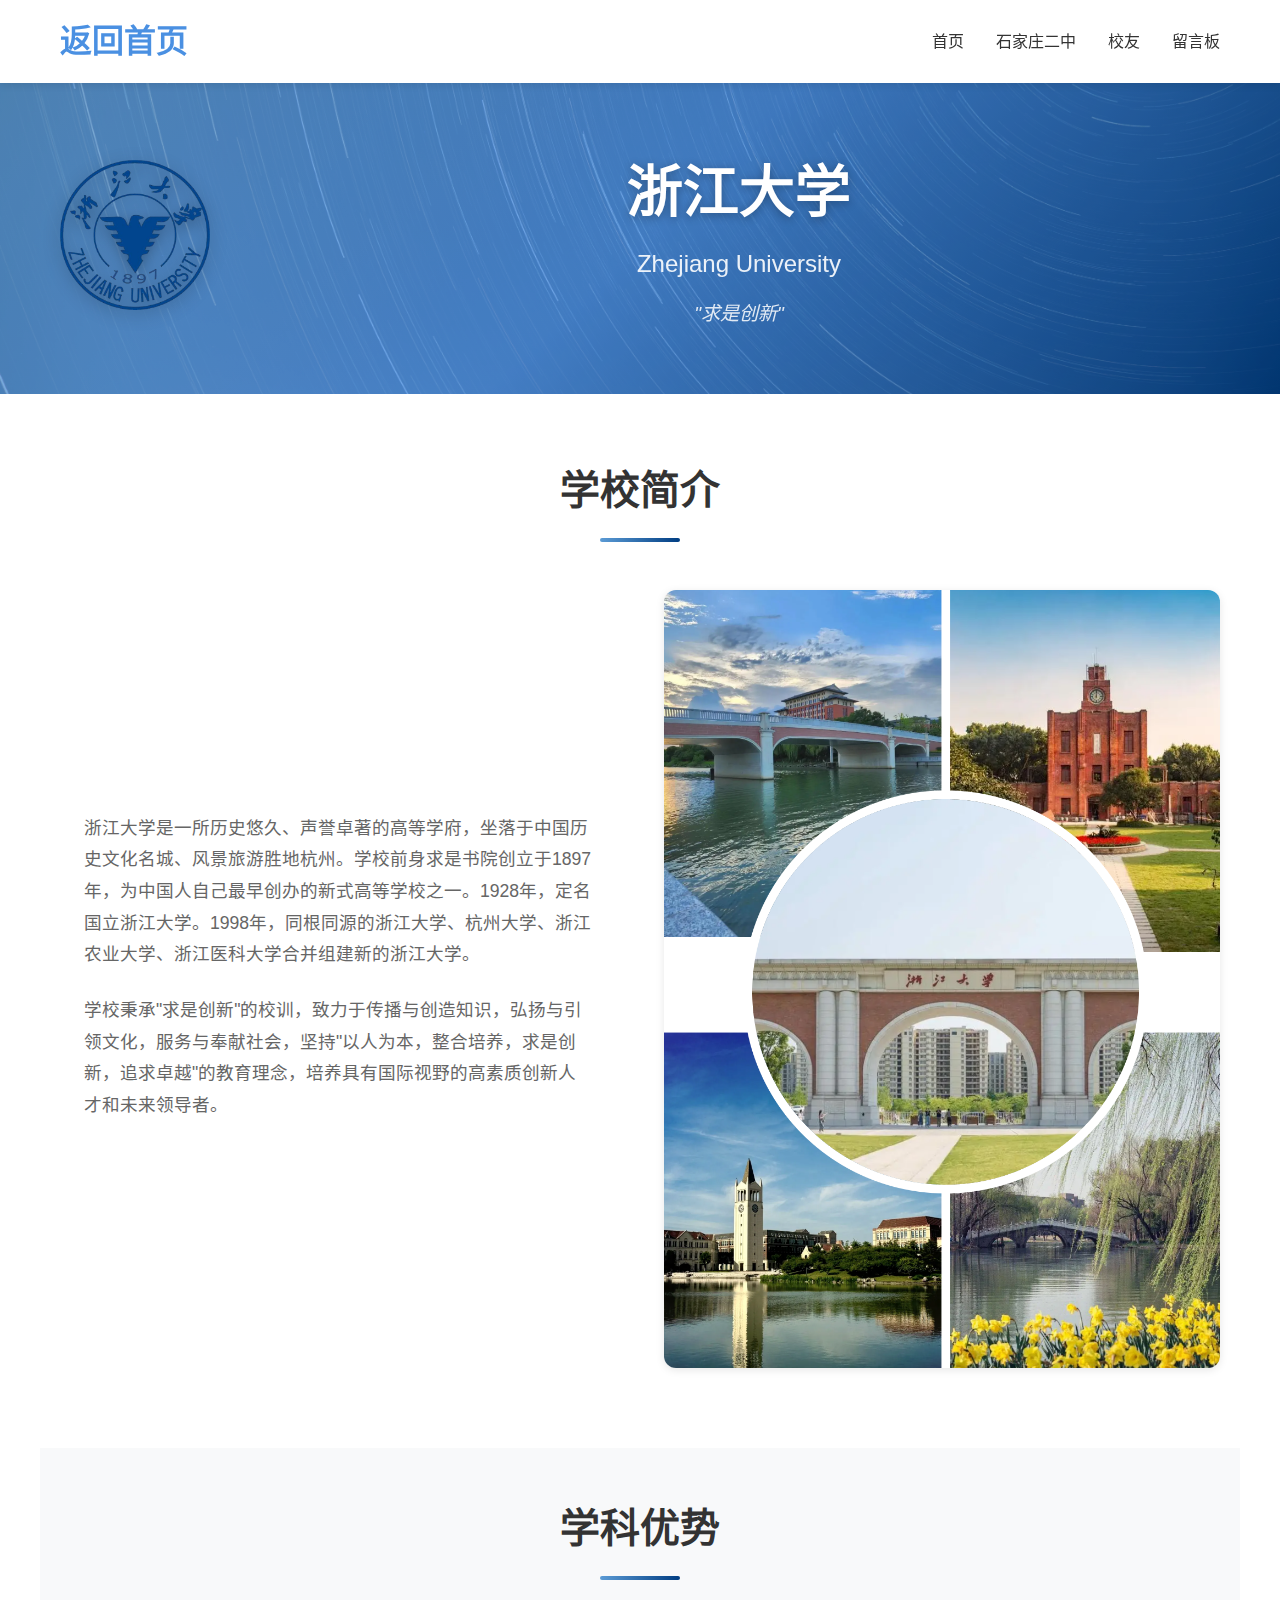
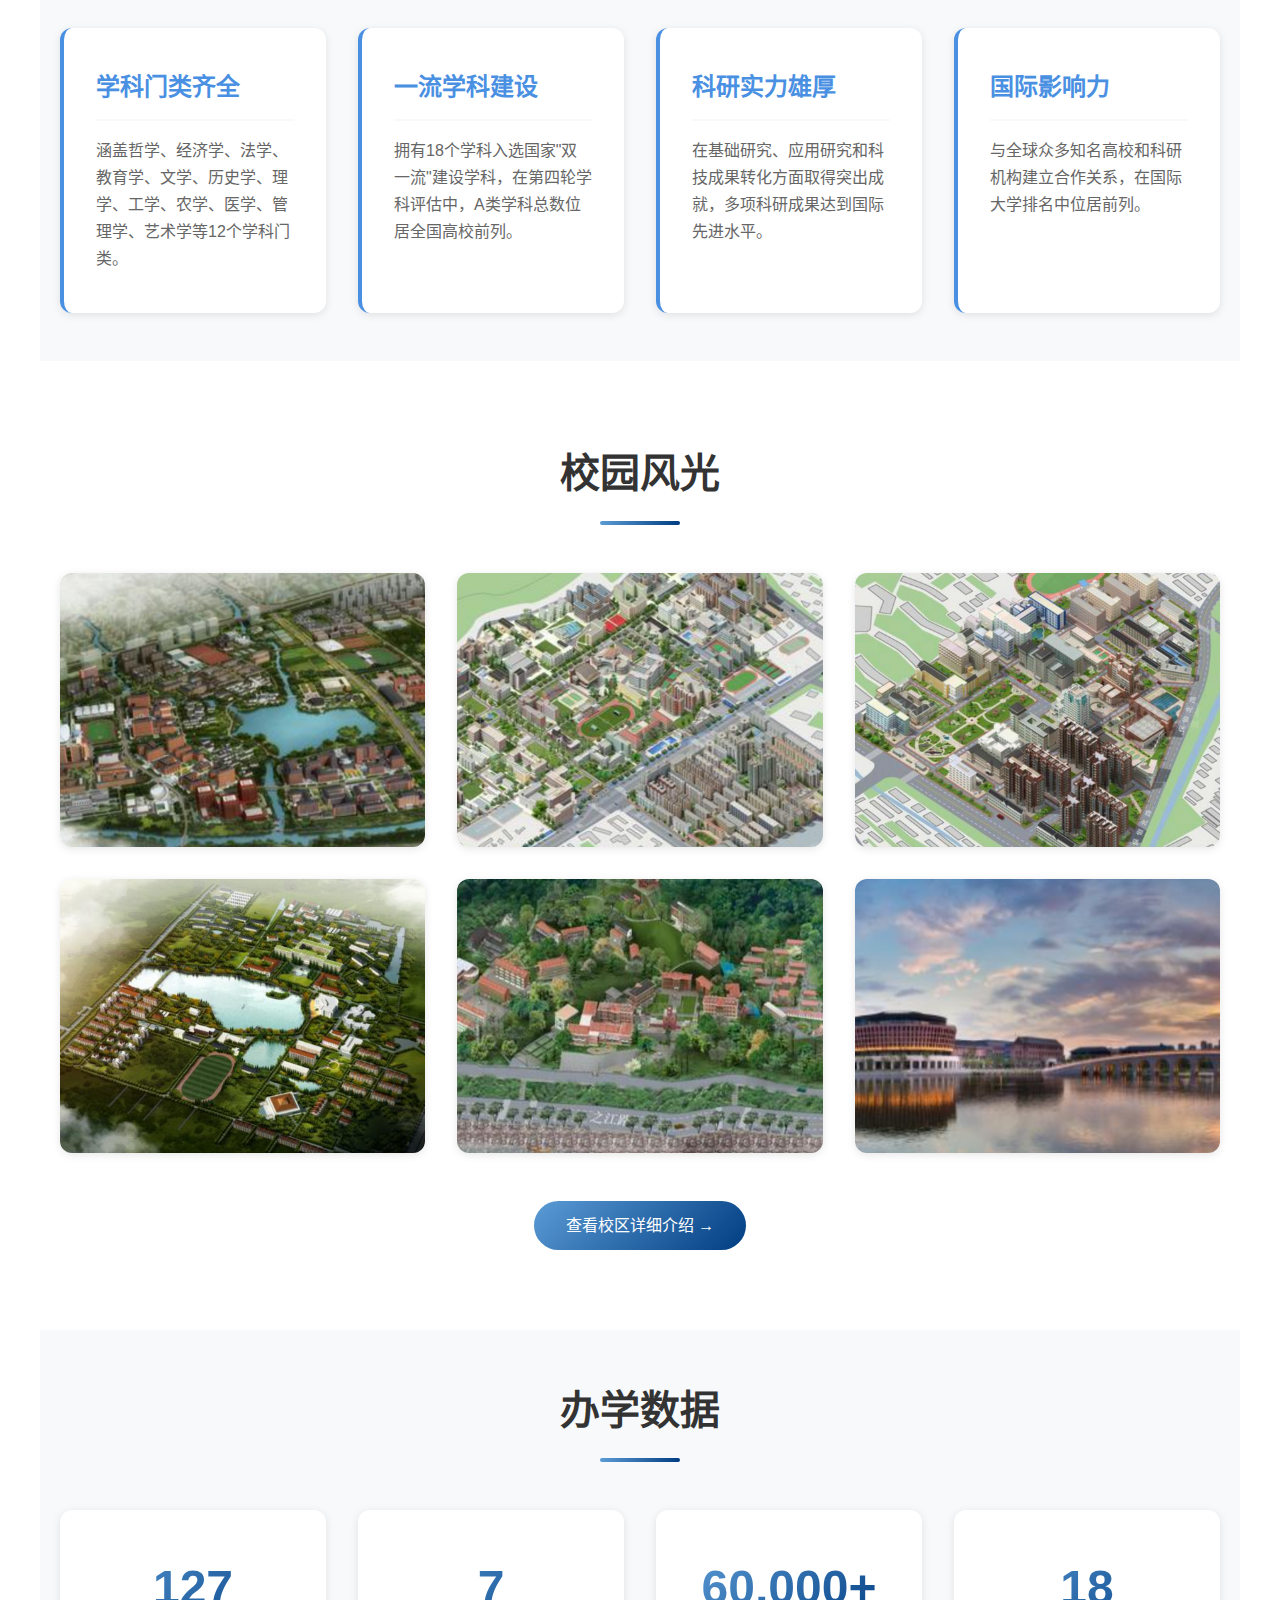
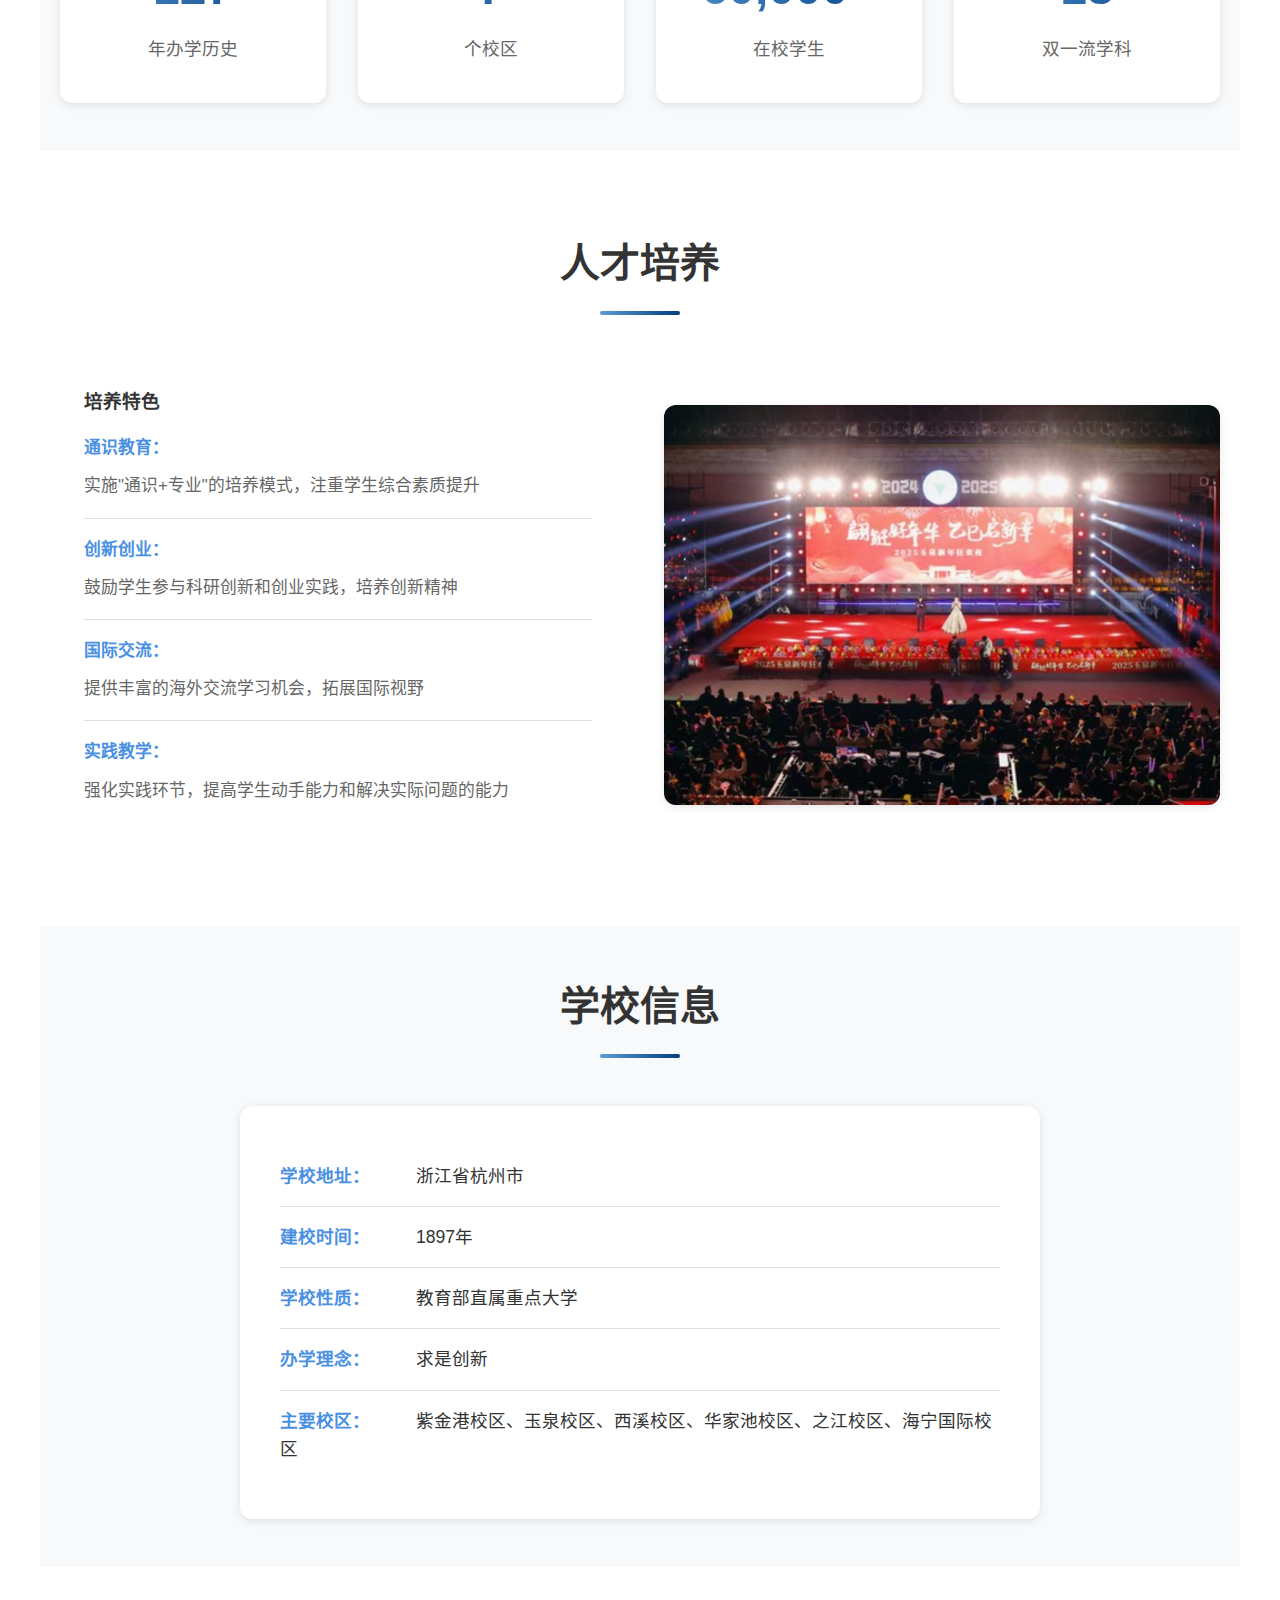
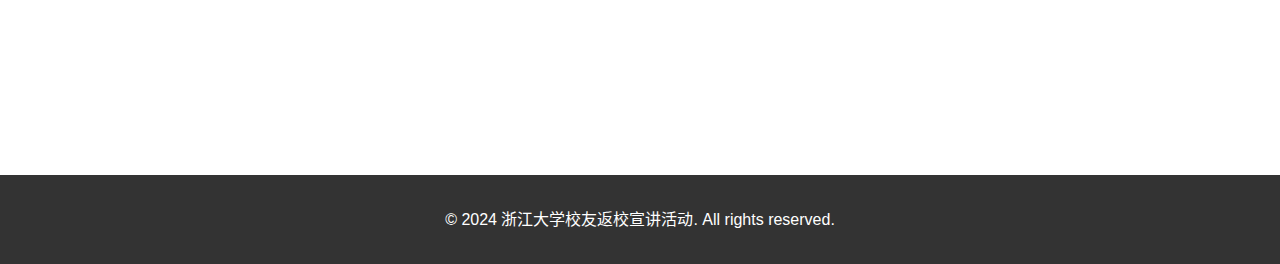
<file: zju.html>
<!DOCTYPE html>
<html lang="zh-CN">
<head>
    <meta charset="UTF-8">
    <meta name="viewport" content="width=device-width, initial-scale=1.0">
    <title>浙江大学 - 详细介绍</title>
    <link rel="stylesheet" href="css/style.css">
    <link rel="stylesheet" href="css/detail.css">
</head>
<body>
    <!-- 导航栏 -->
    <nav class="navbar">
        <div class="container">
            <div class="nav-brand">
                <a href="index.html" style="text-decoration: none; color: var(--primary-color);">
                    <h1>返回首页</h1>
                </a>
            </div>
            <ul class="nav-menu">
                <li><a href="index.html">首页</a></li>
                <li><a href="school.html">石家庄二中</a></li>
                <li><a href="alumni.html">校友</a></li>
                <li><a href="index.html#message">留言板</a></li>
            </ul>
        </div>
    </nav>

    <!-- 页面头部 -->
    <header class="detail-header">
        <div class="detail-header-bg"></div>
        <div class="container">
            <div class="detail-header-content">
                <div class="detail-logo">
                    <img src="images/14.png" alt="浙江大学校徽" class="detail-logo-img">
                </div>
                <div class="detail-title">
                    <h1>浙江大学</h1>
                    <p class="detail-subtitle">Zhejiang University</p>
                    <p class="detail-motto">"求是创新"</p>
                </div>
            </div>
        </div>
    </header>

    <!-- 主要内容 -->
    <main class="detail-main">
        <div class="container">
            <!-- 学校简介 -->
            <section class="detail-section">
                <div class="section-title">
                    <h2>学校简介</h2>
                    <div class="title-divider"></div>
                </div>
                <div class="detail-content">
                    <div class="detail-text">
                        <p>浙江大学是一所历史悠久、声誉卓著的高等学府，坐落于中国历史文化名城、风景旅游胜地杭州。学校前身求是书院创立于1897年，为中国人自己最早创办的新式高等学校之一。1928年，定名国立浙江大学。1998年，同根同源的浙江大学、杭州大学、浙江农业大学、浙江医科大学合并组建新的浙江大学。</p>
                        <p>学校秉承"求是创新"的校训，致力于传播与创造知识，弘扬与引领文化，服务与奉献社会，坚持"以人为本，整合培养，求是创新，追求卓越"的教育理念，培养具有国际视野的高素质创新人才和未来领导者。</p>
                    </div>
                    <div class="detail-image">
                        <img src="images/19.jpg" alt="浙江大学校园" class="detail-img intro-img">
                    </div>
                </div>
            </section>

            <!-- 学科优势 -->
            <section class="detail-section section-alt">
                <div class="section-title">
                    <h2>学科优势</h2>
                    <div class="title-divider"></div>
                </div>
                <div class="features-grid">
                    <div class="feature-card">
                        <h3>学科门类齐全</h3>
                        <p>涵盖哲学、经济学、法学、教育学、文学、历史学、理学、工学、农学、医学、管理学、艺术学等12个学科门类。</p>
                    </div>
                    <div class="feature-card">
                        <h3>一流学科建设</h3>
                        <p>拥有18个学科入选国家"双一流"建设学科，在第四轮学科评估中，A类学科总数位居全国高校前列。</p>
                    </div>
                    <div class="feature-card">
                        <h3>科研实力雄厚</h3>
                        <p>在基础研究、应用研究和科技成果转化方面取得突出成就，多项科研成果达到国际先进水平。</p>
                    </div>
                    <div class="feature-card">
                        <h3>国际影响力</h3>
                        <p>与全球众多知名高校和科研机构建立合作关系，在国际大学排名中位居前列。</p>
                    </div>
                </div>
            </section>

            <!-- 校园风光 -->
            <section class="detail-section">
                <div class="section-title">
                    <h2>校园风光</h2>
                    <div class="title-divider"></div>
                </div>
                <div class="gallery-grid">
                    <div class="gallery-item">
                        <img src="images/20.jpg" alt="紫金港校区" class="gallery-img">
                        <div class="gallery-overlay">
                            <p>紫金港校区</p>
                        </div>
                    </div>
                    <div class="gallery-item">
                        <img src="images/21.jpg" alt="玉泉校区" class="gallery-img">
                        <div class="gallery-overlay">
                            <p>玉泉校区</p>
                        </div>
                    </div>
                    <div class="gallery-item">
                        <img src="images/22.jpg" alt="西溪校区" class="gallery-img">
                        <div class="gallery-overlay">
                            <p>西溪校区</p>
                        </div>
                    </div>
                    <div class="gallery-item">
                        <img src="images/23.jpg" alt="华家池校区" class="gallery-img">
                        <div class="gallery-overlay">
                            <p>华家池校区</p>
                        </div>
                    </div>
                    <div class="gallery-item">
                        <img src="images/25.jpg" alt="之江校区" class="gallery-img">
                        <div class="gallery-overlay">
                            <p>之江校区</p>
                        </div>
                    </div>
                    <div class="gallery-item">
                        <img src="images/26.jpg" alt="海宁国际校区" class="gallery-img">
                        <div class="gallery-overlay">
                            <p>海宁国际校区</p>
                        </div>
                    </div>
                </div>
                <div class="section-footer" style="margin-top: 3rem; text-align: center;">
                    <a href="campus-detail.html" class="read-more-btn">查看校区详细介绍 →</a>
                </div>
            </section>

            <!-- 办学数据 -->
            <section class="detail-section section-alt">
                <div class="section-title">
                    <h2>办学数据</h2>
                    <div class="title-divider"></div>
                </div>
                <div class="achievements">
                    <div class="achievement-item">
                        <div class="achievement-number">127</div>
                        <div class="achievement-label">年办学历史</div>
                    </div>
                    <div class="achievement-item">
                        <div class="achievement-number">7</div>
                        <div class="achievement-label">个校区</div>
                    </div>
                    <div class="achievement-item">
                        <div class="achievement-number">60,000+</div>
                        <div class="achievement-label">在校学生</div>
                    </div>
                    <div class="achievement-item">
                        <div class="achievement-number">18</div>
                        <div class="achievement-label">双一流学科</div>
                    </div>
                </div>
            </section>

            <!-- 人才培养 -->
            <section class="detail-section">
                <div class="section-title">
                    <h2>人才培养</h2>
                    <div class="title-divider"></div>
                </div>
                <div class="detail-content reverse">
                    <div class="detail-image">
                        <img src="images/24.jpg" alt="学生活动" class="detail-img">
                    </div>
                    <div class="detail-text">
                        <h3>培养特色</h3>
                        <ul class="feature-list">
                            <li><strong>通识教育：</strong>实施"通识+专业"的培养模式，注重学生综合素质提升</li>
                            <li><strong>创新创业：</strong>鼓励学生参与科研创新和创业实践，培养创新精神</li>
                            <li><strong>国际交流：</strong>提供丰富的海外交流学习机会，拓展国际视野</li>
                            <li><strong>实践教学：</strong>强化实践环节，提高学生动手能力和解决实际问题的能力</li>
                        </ul>
                    </div>
                </div>
            </section>

            <!-- 联系方式 -->
            <section class="detail-section section-alt">
                <div class="section-title">
                    <h2>学校信息</h2>
                    <div class="title-divider"></div>
                </div>
                <div class="info-box">
                    <div class="info-item">
                        <strong>学校地址：</strong>浙江省杭州市
                    </div>
                    <div class="info-item">
                        <strong>建校时间：</strong>1897年
                    </div>
                    <div class="info-item">
                        <strong>学校性质：</strong>教育部直属重点大学
                    </div>
                    <div class="info-item">
                        <strong>办学理念：</strong>求是创新
                    </div>
                    <div class="info-item">
                        <strong>主要校区：</strong>紫金港校区、玉泉校区、西溪校区、华家池校区、之江校区、海宁国际校区
                    </div>
                </div>
            </section>
        </div>
    </main>

    <!-- 页脚 -->
    <footer class="footer">
        <div class="container">
            <p>&copy; 2024 浙江大学校友返校宣讲活动. All rights reserved.</p>
        </div>
    </footer>

    <script src="js/main.js"></script>
</body>
</html>
</file>
<file: css/style.css>
/* 全局样式 */
* {
    margin: 0;
    padding: 0;
    box-sizing: border-box;
}

:root {
    --primary-color: #4a90e2; /* 浙江大学主色调 - 浅蓝色 */
    --secondary-color: #003d82; /* 深蓝色 */
    --text-dark: #333;
    --text-light: #666;
    --bg-light: #f8f9fa;
    --bg-white: #ffffff;
    --border-color: #e0e0e0;
    --shadow: 0 2px 8px rgba(0, 0, 0, 0.1);
    --shadow-hover: 0 4px 16px rgba(0, 0, 0, 0.15);
}

body {
    font-family: -apple-system, BlinkMacSystemFont, "Segoe UI", "Microsoft YaHei", "PingFang SC", sans-serif;
    line-height: 1.6;
    color: var(--text-dark);
    background-color: var(--bg-white);
}

.container {
    max-width: 1200px;
    margin: 0 auto;
    padding: 0 20px;
}

/* 导航栏 */
.navbar {
    background-color: var(--bg-white);
    box-shadow: var(--shadow);
    position: sticky;
    top: 0;
    z-index: 1000;
    padding: 1rem 0;
}

.navbar .container {
    display: flex;
    justify-content: space-between;
    align-items: center;
}

.nav-brand {
    /* 导航栏左侧留空，占位使用 */
    flex: 1;
}

.nav-menu {
    display: flex;
    list-style: none;
    gap: 2rem;
}

.nav-menu a {
    text-decoration: none;
    color: var(--text-dark);
    font-weight: 500;
    transition: color 0.3s;
}

.nav-menu a:hover {
    color: var(--primary-color);
}

/* Hero区域 */
.hero {
    position: relative;
    height: 500px;
    overflow: hidden;
    background: #f5f5f5;
}

/* 左上角标题 */
.hero-title-top {
    position: absolute;
    top: 2rem;
    left: 3rem;
    z-index: 10;
}

.hero-title {
    font-size: 2.5rem;
    margin: 0;
    font-weight: 400;
    letter-spacing: 0.1em;
    color: #333;
    font-family: "STXingkai", "Xingkai SC", "STKaiti", "KaiTi", "楷体", "行楷", serif;
    line-height: 1.2;
    white-space: nowrap;
    text-shadow: 0 2px 4px rgba(255, 255, 255, 0.8);
}

/* 轮播图容器 */
.hero-carousel {
    position: relative;
    width: 100%;
    height: 100%;
}

.carousel-container {
    position: relative;
    width: 100%;
    height: 100%;
}

.carousel-link {
    position: absolute;
    top: 0;
    left: 0;
    width: 100%;
    height: 100%;
    text-decoration: none;
    color: inherit;
    display: block;
    z-index: 1;
}

.carousel-link:nth-child(1) {
    z-index: 1;
}

.carousel-link:nth-child(2) {
    z-index: 0;
}

.carousel-link:nth-child(3) {
    z-index: 0;
}

.carousel-link:nth-child(4) {
    z-index: 0;
}

.carousel-link:hover .carousel-overlay {
    background: linear-gradient(to top, rgba(0, 0, 0, 0.85), transparent);
}

.carousel-link:hover .carousel-image {
    transform: scale(1.05);
    transition: transform 0.3s;
}

.carousel-slide {
    position: relative;
    width: 100%;
    height: 100%;
    opacity: 0;
    transition: opacity 0.8s ease-in-out;
}

.carousel-slide.active {
    opacity: 1;
}

.carousel-content {
    position: relative;
    width: 100%;
    height: 100%;
}

.carousel-image {
    width: 100%;
    height: 100%;
    object-fit: cover;
    display: block;
}

.carousel-overlay {
    position: absolute;
    bottom: 0;
    left: 0;
    right: 0;
    background: linear-gradient(to top, rgba(0, 0, 0, 0.7), transparent);
    color: white;
    padding: 3rem 4rem;
    z-index: 2;
}

.carousel-overlay h2 {
    font-size: 2.5rem;
    margin-bottom: 0.5rem;
    font-weight: 600;
}

.carousel-overlay p {
    font-size: 1.2rem;
    opacity: 0.9;
    margin: 0;
}

/* 轮播指示器 */
.carousel-indicators {
    position: absolute;
    bottom: 2rem;
    right: 4rem;
    display: flex;
    gap: 1rem;
    z-index: 10;
}

.indicator {
    width: 40px;
    height: 40px;
    border-radius: 50%;
    background: rgba(255, 255, 255, 0.5);
    color: #333;
    display: flex;
    align-items: center;
    justify-content: center;
    font-size: 1.1rem;
    font-weight: 600;
    cursor: pointer;
    transition: all 0.3s;
    border: 2px solid transparent;
}

.indicator:hover {
    background: rgba(255, 255, 255, 0.8);
    transform: scale(1.1);
}

.indicator.active {
    background: #ffffff;
    color: var(--primary-color);
    border-color: var(--primary-color);
    box-shadow: 0 2px 8px rgba(0, 0, 0, 0.2);
}

@keyframes fadeInUp {
    from {
        opacity: 0;
        transform: translateY(30px);
    }
    to {
        opacity: 1;
        transform: translateY(0);
    }
}

/* 主要内容区域 */
.main-content {
    padding: 4rem 0;
}

.content-section {
    margin-bottom: 5rem;
    opacity: 0;
    transform: translateY(30px);
    transition: opacity 0.6s, transform 0.6s;
}

.content-section.visible {
    opacity: 1;
    transform: translateY(0);
}

.section-header {
    text-align: center;
    margin-bottom: 3rem;
}

.section-header h2 {
    font-size: 2.5rem;
    color: var(--text-dark);
    margin-bottom: 1rem;
}

.section-divider {
    width: 80px;
    height: 4px;
    background: linear-gradient(90deg, #5b9bd5, #003d82);
    margin: 0 auto;
    border-radius: 2px;
}

/* 内容展示区域 */
.section-content {
    display: grid;
    grid-template-columns: 1fr 1fr;
    gap: 3rem;
    align-items: center;
    margin-top: 2rem;
}

.section-content.reverse {
    direction: rtl;
}

.section-content.reverse > * {
    direction: ltr;
}

.section-image {
    position: relative;
    overflow: hidden;
    border-radius: 12px;
    box-shadow: var(--shadow);
    transition: transform 0.3s, box-shadow 0.3s;
}

.section-image:hover {
    transform: translateY(-5px);
    box-shadow: var(--shadow-hover);
}

.content-image {
    width: 100%;
    height: 400px;
    object-fit: cover;
    display: block;
}

.section-text {
    padding: 1.5rem;
}

.section-text p {
    font-size: 1.1rem;
    color: var(--text-light);
    margin-bottom: 1.5rem;
    line-height: 1.8;
}

/* 招生信息区块：无图片，单列全文展示 */
.admission-content {
    grid-template-columns: 1fr;
}
.admission-content .section-text {
    padding: 0 0.5rem;
}
.admission-policy-list {
    list-style: none;
    padding-left: 0;
    margin: 1rem 0 1.5rem;
    font-size: 1rem;
    color: var(--text-light);
    line-height: 1.8;
}
.admission-policy-list li {
    margin-bottom: 0.75rem;
    padding-left: 1rem;
    position: relative;
}
.admission-policy-list li::before {
    content: "•";
    position: absolute;
    left: 0;
    color: var(--primary-color);
}
.admission-links-title {
    margin-top: 1.5rem;
    margin-bottom: 0.5rem !important;
    font-weight: 600;
    color: var(--text-dark);
}
.admission-links {
    list-style: none;
    padding-left: 0;
    margin: 0 0 1.5rem;
}
.admission-links li {
    margin-bottom: 0.5rem;
}
.admission-links a {
    color: var(--primary-color);
    text-decoration: none;
    transition: color 0.2s, text-decoration 0.2s;
}
.admission-links a:hover {
    text-decoration: underline;
}

.read-more-btn {
    display: inline-block;
    padding: 0.75rem 2rem;
    background: linear-gradient(135deg, #5b9bd5, #003d82);
    color: white;
    text-decoration: none;
    border-radius: 25px;
    font-weight: 500;
    transition: transform 0.3s, box-shadow 0.3s;
}

.read-more-btn:hover {
    transform: translateX(5px);
    box-shadow: var(--shadow-hover);
}

/* 卡片网格布局：固定2列，四个卡片排成2×2 */
.cards-grid {
    display: grid;
    grid-template-columns: repeat(2, 1fr);
    gap: 2rem;
    margin-top: 2rem;
}

.info-card {
    background: var(--bg-white);
    padding: 2rem;
    border-radius: 12px;
    box-shadow: var(--shadow);
    text-align: center;
    transition: transform 0.3s, box-shadow 0.3s;
}

.info-card:hover {
    transform: translateY(-5px);
    box-shadow: var(--shadow-hover);
}

.card-icon {
    font-size: 3rem;
    margin-bottom: 1rem;
}

.info-card h3 {
    font-size: 1.5rem;
    color: var(--text-dark);
    margin-bottom: 1rem;
}

.info-card p {
    color: var(--text-light);
    margin-bottom: 1.5rem;
}

.card-link {
    color: var(--primary-color);
    text-decoration: none;
    font-weight: 500;
    transition: color 0.3s;
}

.card-link:hover {
    color: #003d82;
}

/* 校友网格 */
.alumni-grid {
    display: grid;
    grid-template-columns: repeat(auto-fit, minmax(280px, 1fr));
    gap: 2rem;
    margin-top: 2rem;
}

.alumni-card {
    background: var(--bg-white);
    padding: 2rem;
    border-radius: 12px;
    box-shadow: var(--shadow);
    text-align: center;
    transition: transform 0.3s, box-shadow 0.3s;
}

.alumni-card:hover {
    transform: translateY(-5px);
    box-shadow: var(--shadow-hover);
}

.alumni-avatar {
    width: 120px;
    height: 120px;
    margin: 0 auto 1.5rem;
    border-radius: 50%;
    overflow: hidden;
    border: 4px solid var(--primary-color);
}

.avatar-img {
    width: 100%;
    height: 100%;
    object-fit: cover;
}

.alumni-card h3 {
    font-size: 1.3rem;
    color: var(--text-dark);
    margin-bottom: 0.5rem;
}

.alumni-major {
    color: var(--primary-color);
    font-weight: 500;
    margin-bottom: 1rem;
}

.alumni-desc {
    color: var(--text-light);
    font-size: 0.95rem;
    line-height: 1.6;
}

.section-footer {
    text-align: center;
    margin-top: 2rem;
}

/* 留言板区域 */
.message-section {
    background: var(--bg-light);
    padding: 3rem;
    border-radius: 12px;
    margin-top: 4rem;
}

.message-board {
    display: grid;
    grid-template-columns: 1fr 1fr;
    gap: 3rem;
    margin-top: 2rem;
}

.message-form-container h3,
.messages-container h3 {
    font-size: 1.5rem;
    color: var(--text-dark);
    margin-bottom: 1.5rem;
}

.message-form {
    background: var(--bg-white);
    padding: 2rem;
    border-radius: 12px;
    box-shadow: var(--shadow);
}

.form-group {
    margin-bottom: 1.5rem;
}

.form-group input,
.form-group textarea {
    width: 100%;
    padding: 0.75rem;
    border: 2px solid var(--border-color);
    border-radius: 8px;
    font-size: 1rem;
    font-family: inherit;
    transition: border-color 0.3s;
}

.form-group input:focus,
.form-group textarea:focus {
    outline: none;
    border-color: var(--primary-color);
}

.form-group textarea {
    resize: vertical;
}

.submit-btn {
    width: 100%;
    padding: 0.75rem;
    background: linear-gradient(135deg, #5b9bd5, #003d82);
    color: white;
    border: none;
    border-radius: 8px;
    font-size: 1rem;
    font-weight: 500;
    cursor: pointer;
    transition: transform 0.3s, box-shadow 0.3s;
}

.submit-btn:hover {
    transform: translateY(-2px);
    box-shadow: var(--shadow-hover);
}

.messages-container {
    max-height: 600px;
    overflow-y: auto;
}

.messages-list {
    display: flex;
    flex-direction: column;
    gap: 1rem;
}

.message-item {
    background: var(--bg-white);
    padding: 1.5rem;
    border-radius: 8px;
    box-shadow: var(--shadow);
}

.message-header {
    display: flex;
    justify-content: space-between;
    align-items: center;
    margin-bottom: 0.5rem;
}

.message-author {
    font-weight: 600;
    color: var(--text-dark);
}

.message-date,
.message-time {
    font-size: 0.85rem;
    color: var(--text-light);
}

.message-content,
.message-body {
    color: var(--text-light);
    line-height: 1.6;
    white-space: pre-wrap;
    word-break: break-word;
}

/* 运营者回复样式 */
.message-reply {
    margin-top: 0.75rem;
    padding: 0.75rem 1rem;
    background: linear-gradient(135deg, #e8f4fd 0%, #f0f7ff 100%);
    border-left: 3px solid var(--primary-color);
    border-radius: 0 6px 6px 0;
}

.reply-label {
    font-weight: 600;
    color: var(--primary-color);
    margin-right: 0.5rem;
}

.reply-content {
    color: var(--text-dark);
    line-height: 1.6;
}

.no-messages {
    text-align: center;
    color: var(--text-light);
    padding: 2rem;
}

/* 页脚 */
.footer {
    background: var(--text-dark);
    color: white;
    text-align: center;
    padding: 2rem 0;
    margin-top: 4rem;
}

/* 响应式设计 */
@media (max-width: 768px) {
    .nav-menu {
        gap: 1rem;
        font-size: 0.9rem;
    }

    .hero {
        height: 400px;
    }

    .hero-title-top {
        top: 1rem;
        left: 1.5rem;
    }

    .hero-title {
        font-size: 1.8rem;
        letter-spacing: 0.08em;
    }

    .carousel-overlay {
        padding: 2rem 1.5rem;
    }

    .carousel-overlay h2 {
        font-size: 1.8rem;
    }

    .carousel-overlay p {
        font-size: 1rem;
    }

    .carousel-indicators {
        bottom: 1rem;
        right: 1.5rem;
        gap: 0.5rem;
    }

    .indicator {
        width: 35px;
        height: 35px;
        font-size: 1rem;
    }

    .section-content {
        grid-template-columns: 1fr;
    }

    .section-content.reverse {
        direction: ltr;
    }

    .message-board {
        grid-template-columns: 1fr;
    }

    .cards-grid,
    .alumni-grid {
        grid-template-columns: 1fr;
    }

    .section-header h2 {
        font-size: 2rem;
    }
}
</file>
<file: css/detail.css>
/* 详情页专用样式 */

/* 页面头部 */
.detail-header {
    position: relative;
    background: linear-gradient(135deg, #5b9bd5 0%, #4a90e2 50%, #003d82 100%);
    padding: 4rem 0;
    color: white;
    overflow: hidden;
}

.detail-header-bg {
    position: absolute;
    top: 0;
    left: 0;
    right: 0;
    bottom: 0;
    background: url('../images/hero-bg.jpg') center/cover;
    opacity: 0.2;
    z-index: 0;
}

.detail-header-content {
    position: relative;
    z-index: 1;
    display: flex;
    align-items: center;
    justify-content: center;
    gap: 3rem;
    text-align: center;
}

.detail-logo {
    flex: 0 0 auto;
}

.detail-logo-img {
    width: 150px;
    height: 150px;
    object-fit: contain;
    filter: drop-shadow(0 4px 8px rgba(0, 0, 0, 0.3));
    mix-blend-mode: multiply;
}

.detail-title {
    flex: 1;
}

.detail-title h1 {
    font-size: 3.5rem;
    margin-bottom: 0.5rem;
    font-weight: 700;
    text-shadow: 0 2px 10px rgba(0, 0, 0, 0.3);
}

.detail-subtitle {
    font-size: 1.5rem;
    margin-bottom: 1rem;
    opacity: 0.9;
    font-weight: 300;
}

.detail-motto {
    font-size: 1.2rem;
    font-style: italic;
    opacity: 0.85;
    margin-top: 0.5rem;
}

/* 主要内容区域 */
.detail-main {
    padding: 4rem 0;
    background: var(--bg-white);
}

.detail-section {
    margin-bottom: 5rem;
}

.detail-section.section-alt {
    background: var(--bg-light);
    padding: 3rem 0;
    margin-left: -20px;
    margin-right: -20px;
    padding-left: 20px;
    padding-right: 20px;
    border-radius: 0;
}

.section-title {
    text-align: center;
    margin-bottom: 3rem;
}

.section-title h2 {
    font-size: 2.5rem;
    color: var(--text-dark);
    margin-bottom: 1rem;
}

.title-divider {
    width: 80px;
    height: 4px;
    background: linear-gradient(90deg, #5b9bd5, #003d82);
    margin: 0 auto;
    border-radius: 2px;
}

/* 内容布局 */
.detail-content {
    display: grid;
    grid-template-columns: 1fr 1fr;
    gap: 3rem;
    align-items: center;
}

.detail-content.reverse {
    direction: rtl;
}

.detail-content.reverse > * {
    direction: ltr;
}

.detail-text {
    padding: 1.5rem;
}

.detail-text p {
    font-size: 1.1rem;
    color: var(--text-light);
    line-height: 1.8;
    margin-bottom: 1.5rem;
}

.detail-image {
    position: relative;
    overflow: hidden;
    border-radius: 12px;
    box-shadow: var(--shadow);
}

.detail-img {
    width: 100%;
    height: 400px;
    object-fit: cover;
    display: block;
    transition: transform 0.3s;
}

.intro-img {
    aspect-ratio: 10 / 14;
    height: auto;
}

.detail-image:hover .detail-img {
    transform: scale(1.05);
}

/* 特色卡片网格 */
.features-grid {
    display: grid;
    grid-template-columns: repeat(auto-fit, minmax(250px, 1fr));
    gap: 2rem;
}

.feature-card {
    background: var(--bg-white);
    padding: 2.5rem 2rem;
    border-radius: 12px;
    box-shadow: var(--shadow);
    text-align: left;
    transition: transform 0.3s, box-shadow 0.3s;
    border-left: 4px solid var(--primary-color);
}

.feature-card:hover {
    transform: translateY(-8px);
    box-shadow: var(--shadow-hover);
    border-left-color: var(--secondary-color);
}

.feature-card h3 {
    font-size: 1.5rem;
    color: var(--primary-color);
    margin-bottom: 1rem;
    font-weight: 600;
    padding-bottom: 0.75rem;
    border-bottom: 2px solid var(--bg-light);
}

.feature-card p {
    color: var(--text-light);
    line-height: 1.7;
    font-size: 1rem;
}

/* 图片画廊 */
.gallery-grid {
    display: grid;
    grid-template-columns: repeat(auto-fit, minmax(300px, 1fr));
    gap: 2rem;
}

.gallery-item {
    position: relative;
    overflow: hidden;
    border-radius: 12px;
    box-shadow: var(--shadow);
    aspect-ratio: 4/3;
}

.gallery-img {
    width: 100%;
    height: 100%;
    object-fit: cover;
    transition: transform 0.3s;
}

.gallery-item:hover .gallery-img {
    transform: scale(1.1);
}

.gallery-overlay {
    position: absolute;
    bottom: 0;
    left: 0;
    right: 0;
    background: linear-gradient(to top, rgba(0, 0, 0, 0.7), transparent);
    color: white;
    padding: 1.5rem;
    transform: translateY(100%);
    transition: transform 0.3s;
}

.gallery-item:hover .gallery-overlay {
    transform: translateY(0);
}

.gallery-overlay p {
    margin: 0;
    font-size: 1.1rem;
    font-weight: 500;
}

/* 成就展示 */
.achievements {
    display: grid;
    grid-template-columns: repeat(auto-fit, minmax(200px, 1fr));
    gap: 2rem;
    margin-top: 2rem;
}

.achievement-item {
    background: var(--bg-white);
    padding: 2.5rem 2rem;
    border-radius: 12px;
    box-shadow: var(--shadow);
    text-align: center;
    transition: transform 0.3s, box-shadow 0.3s;
}

.achievement-item:hover {
    transform: translateY(-5px);
    box-shadow: var(--shadow-hover);
}

.achievement-number {
    font-size: 3rem;
    font-weight: 700;
    color: var(--primary-color);
    margin-bottom: 0.5rem;
    background: linear-gradient(135deg, #5b9bd5, #003d82);
    -webkit-background-clip: text;
    -webkit-text-fill-color: transparent;
    background-clip: text;
}

.achievement-label {
    font-size: 1.1rem;
    color: var(--text-light);
    font-weight: 500;
}

/* 信息框 */
.info-box {
    background: var(--bg-white);
    padding: 2.5rem;
    border-radius: 12px;
    box-shadow: var(--shadow);
    max-width: 800px;
    margin: 0 auto;
}

.info-item {
    padding: 1rem 0;
    border-bottom: 1px solid var(--border-color);
    font-size: 1.1rem;
    color: var(--text-dark);
}

.info-item:last-child {
    border-bottom: none;
}

.info-item strong {
    color: var(--primary-color);
    margin-right: 1rem;
    min-width: 120px;
    display: inline-block;
}

/* 特色列表 */
.feature-list {
    list-style: none;
    padding: 0;
}

.feature-list li {
    padding: 1rem 0;
    border-bottom: 1px solid var(--border-color);
    color: var(--text-light);
    line-height: 1.8;
    font-size: 1.05rem;
}

.feature-list li:last-child {
    border-bottom: none;
}

.feature-list li strong {
    color: var(--primary-color);
    display: block;
    margin-bottom: 0.5rem;
}

/* 响应式设计 */
@media (max-width: 768px) {
    .detail-header-content {
        flex-direction: column;
        gap: 2rem;
    }

    .detail-title h1 {
        font-size: 2.5rem;
    }

    .detail-subtitle {
        font-size: 1.2rem;
    }

    .detail-content {
        grid-template-columns: 1fr;
    }

    .detail-content.reverse {
        direction: ltr;
    }

    .features-grid {
        grid-template-columns: 1fr;
    }

    .gallery-grid {
        grid-template-columns: 1fr;
    }

    .achievements {
        grid-template-columns: repeat(2, 1fr);
    }

    .section-title h2 {
        font-size: 2rem;
    }

    .info-item strong {
        display: block;
        margin-bottom: 0.5rem;
    }
}

/* 校区详情页面样式 */
.campus-section {
    margin-bottom: 4rem;
    background: var(--bg-white);
    padding: 3rem;
    border-radius: 12px;
    box-shadow: var(--shadow);
    transition: box-shadow 0.3s;
}

.campus-section:hover {
    box-shadow: var(--shadow-hover);
}

.campus-section.section-alt {
    background: var(--bg-light);
}

.campus-header {
    display: flex;
    align-items: center;
    gap: 1.5rem;
    margin-bottom: 2rem;
    padding-bottom: 1.5rem;
    border-bottom: 3px solid var(--primary-color);
}

.campus-header h2 {
    font-size: 2.2rem;
    color: var(--text-dark);
    margin: 0;
    font-weight: 600;
}

.campus-tag {
    display: inline-block;
    padding: 0.4rem 1rem;
    background: linear-gradient(135deg, #5b9bd5, #003d82);
    color: white;
    border-radius: 20px;
    font-size: 0.9rem;
    font-weight: 500;
}

.campus-tag-special {
    background: linear-gradient(135deg, #ff6b6b, #ee5a6f);
}

.campus-info-grid {
    display: grid;
    grid-template-columns: repeat(auto-fit, minmax(300px, 1fr));
    gap: 1.5rem;
    margin-bottom: 2rem;
}

.campus-info-grid .info-item {
    padding: 1rem;
    background: var(--bg-white);
    border-radius: 8px;
    border-left: 4px solid var(--primary-color);
    font-size: 1rem;
    color: var(--text-dark);
    transition: transform 0.3s, box-shadow 0.3s;
}

.campus-info-grid .info-item:hover {
    transform: translateX(5px);
    box-shadow: var(--shadow);
}

.campus-info-grid .info-item strong {
    color: var(--primary-color);
    display: block;
    margin-bottom: 0.5rem;
    font-size: 1.05rem;
}

.campus-description {
    margin-top: 2rem;
    padding: 1.5rem;
    background: var(--bg-light);
    border-radius: 8px;
    border-left: 4px solid var(--secondary-color);
}

.campus-description p {
    font-size: 1.1rem;
    line-height: 1.8;
    color: var(--text-light);
    margin: 0;
    text-align: justify;
}

@media (max-width: 768px) {
    .campus-section {
        padding: 2rem 1.5rem;
    }

    .campus-header {
        flex-direction: column;
        align-items: flex-start;
        gap: 1rem;
    }

    .campus-header h2 {
        font-size: 1.8rem;
    }

    .campus-info-grid {
        grid-template-columns: 1fr;
    }

    .campus-description p {
        font-size: 1rem;
    }
}

/* 专业列表样式 */
.major-list {
    display: flex;
    flex-direction: column;
    gap: 1.5rem;
    max-width: 900px;
    margin: 0 auto;
}

.major-item {
    display: flex;
    align-items: center;
    justify-content: space-between;
    background: var(--bg-white);
    padding: 2rem;
    border-radius: 12px;
    box-shadow: var(--shadow);
    text-decoration: none;
    color: inherit;
    transition: all 0.3s;
    border-left: 4px solid var(--primary-color);
}

.major-item:hover {
    transform: translateX(8px);
    box-shadow: var(--shadow-hover);
    border-left-color: var(--secondary-color);
}

.major-content {
    flex: 1;
}

.major-content h3 {
    font-size: 1.5rem;
    color: var(--text-dark);
    margin-bottom: 0.75rem;
    font-weight: 600;
}

.major-content p {
    color: var(--text-light);
    font-size: 1rem;
    line-height: 1.6;
    margin: 0;
}

.major-arrow {
    font-size: 1.8rem;
    color: var(--primary-color);
    font-weight: 600;
    margin-left: 1.5rem;
    transition: transform 0.3s;
}

.major-item:hover .major-arrow {
    transform: translateX(5px);
    color: var(--secondary-color);
}

@media (max-width: 768px) {
    .major-item {
        padding: 1.5rem;
    }

    .major-content h3 {
        font-size: 1.3rem;
    }

    .major-content p {
        font-size: 0.95rem;
    }

    .major-arrow {
        font-size: 1.5rem;
        margin-left: 1rem;
    }
}
</file>
